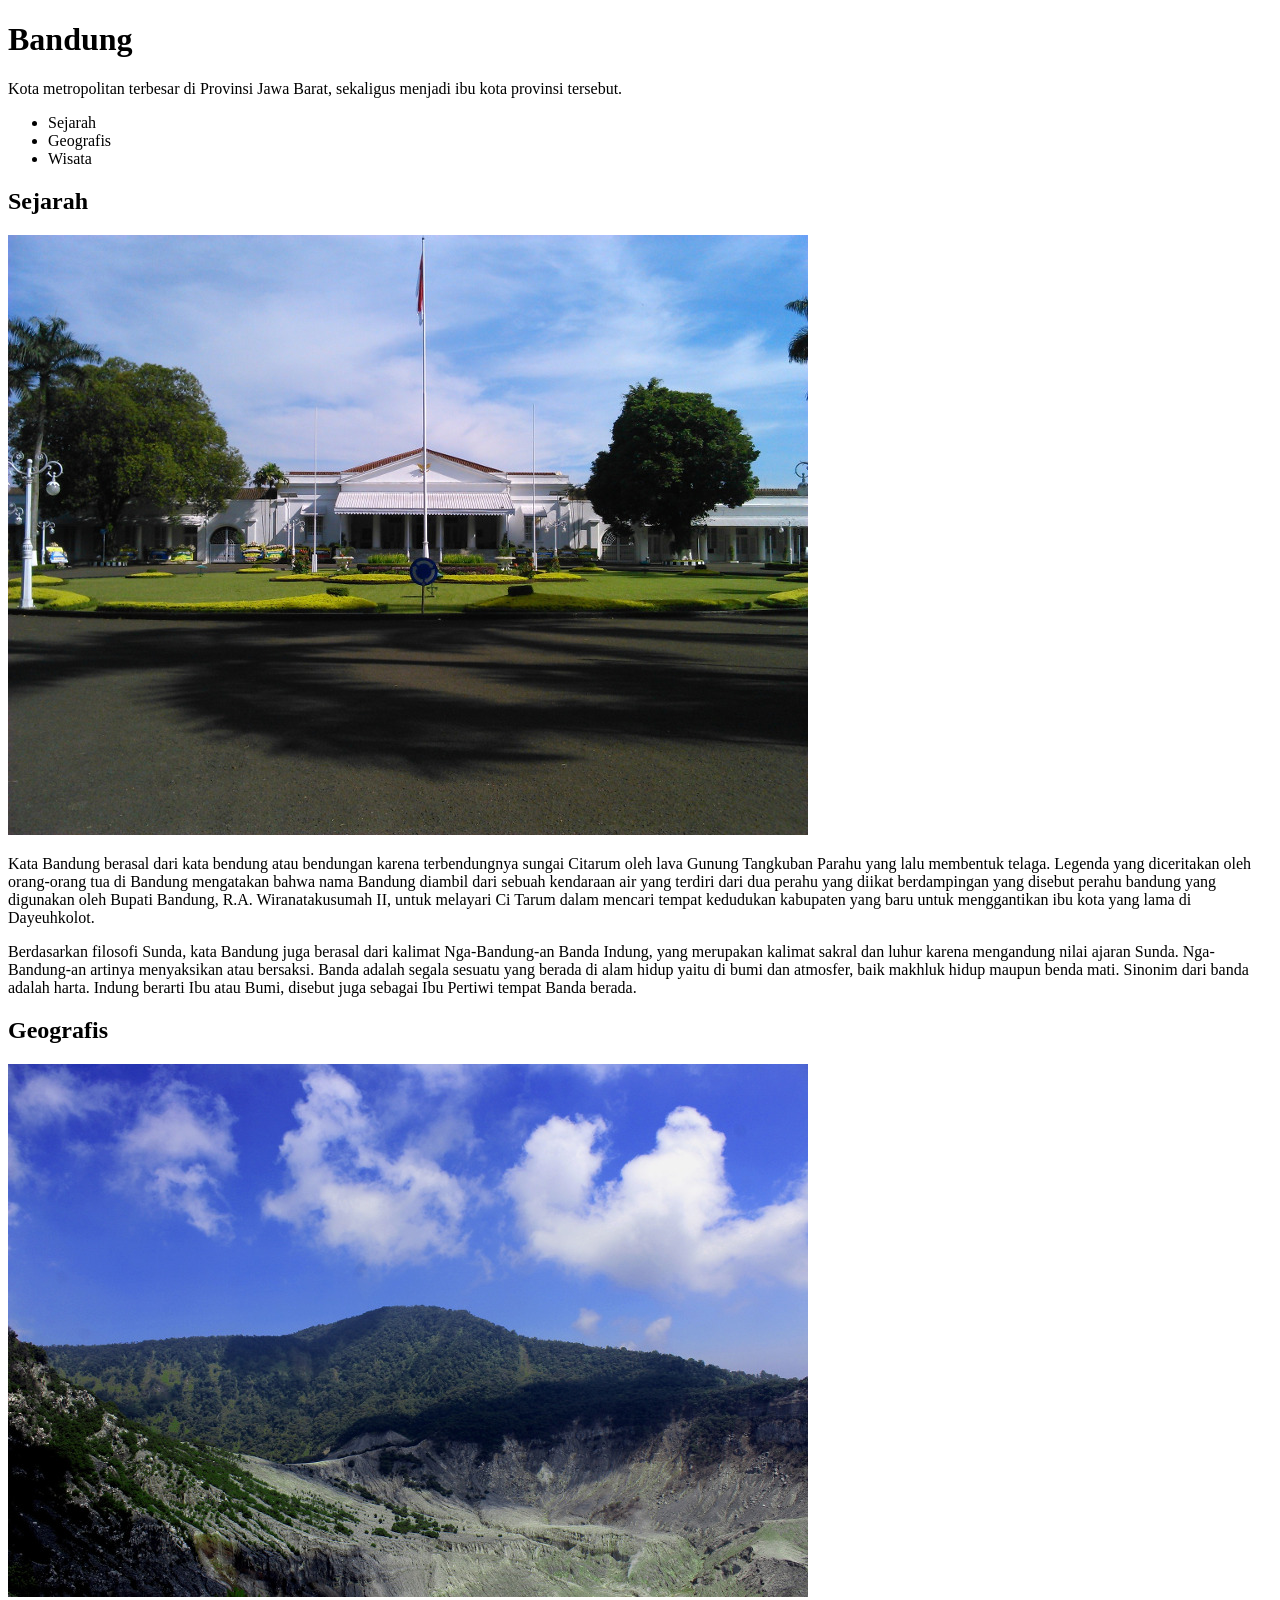
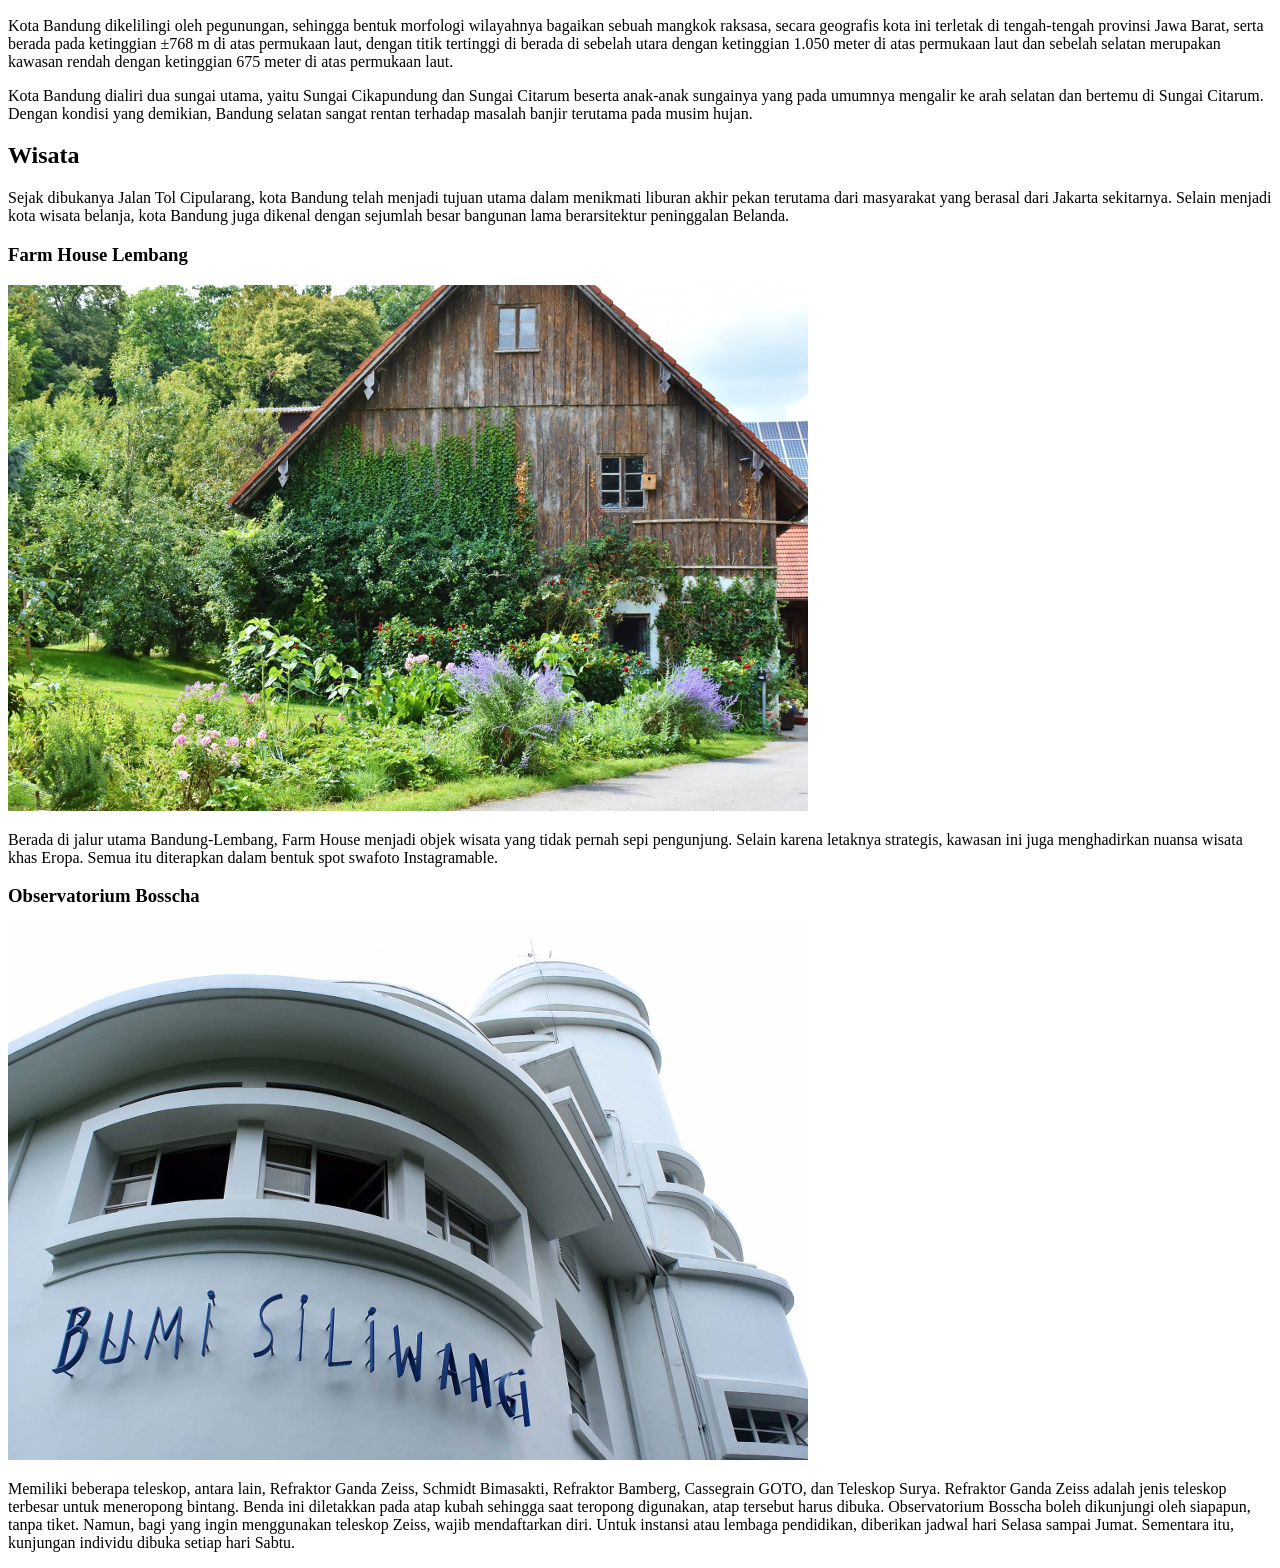
<file: 02-profile-page-list/index.html>
<!DOCTYPE html>
<html>
  <head>
    <meta charset="utf-8" />
    <title>Halaman Profil Bandung</title>
  </head>

  <body>
    <h1>Bandung</h1>
    <p>
      Kota metropolitan terbesar di Provinsi Jawa Barat, sekaligus menjadi ibu kota provinsi
      tersebut.
    </p>

    <ul>
        <li>Sejarah</li>
        <li>Geografis</li>
        <li>Wisata</li>
    </ul>

    <h2>Sejarah</h2>
    <img src="assets/image/history.jpg" alt="Sejarah" />
    <p>
      Kata Bandung berasal dari kata bendung atau bendungan karena terbendungnya sungai Citarum oleh
      lava Gunung Tangkuban Parahu yang lalu membentuk telaga. Legenda yang diceritakan oleh
      orang-orang tua di Bandung mengatakan bahwa nama Bandung diambil dari sebuah kendaraan air
      yang terdiri dari dua perahu yang diikat berdampingan yang disebut perahu bandung yang
      digunakan oleh Bupati Bandung, R.A. Wiranatakusumah II, untuk melayari Ci Tarum dalam mencari
      tempat kedudukan kabupaten yang baru untuk menggantikan ibu kota yang lama di Dayeuhkolot.
    </p>

    <p>
      Berdasarkan filosofi Sunda, kata Bandung juga berasal dari kalimat Nga-Bandung-an Banda
      Indung, yang merupakan kalimat sakral dan luhur karena mengandung nilai ajaran Sunda.
      Nga-Bandung-an artinya menyaksikan atau bersaksi. Banda adalah segala sesuatu yang berada di
      alam hidup yaitu di bumi dan atmosfer, baik makhluk hidup maupun benda mati. Sinonim dari
      banda adalah harta. Indung berarti Ibu atau Bumi, disebut juga sebagai Ibu Pertiwi tempat
      Banda berada.
    </p>

    <h2>Geografis</h2>
    <img src="assets/image/geography.jpg" alt="Geografis" />
    <p>
      Kota Bandung dikelilingi oleh pegunungan, sehingga bentuk morfologi wilayahnya bagaikan sebuah
      mangkok raksasa, secara geografis kota ini terletak di tengah-tengah provinsi Jawa Barat,
      serta berada pada ketinggian ±768 m di atas permukaan laut, dengan titik tertinggi di berada
      di sebelah utara dengan ketinggian 1.050 meter di atas permukaan laut dan sebelah selatan
      merupakan kawasan rendah dengan ketinggian 675 meter di atas permukaan laut.
    </p>

    <p>
      Kota Bandung dialiri dua sungai utama, yaitu Sungai Cikapundung dan Sungai Citarum beserta
      anak-anak sungainya yang pada umumnya mengalir ke arah selatan dan bertemu di Sungai Citarum.
      Dengan kondisi yang demikian, Bandung selatan sangat rentan terhadap masalah banjir terutama
      pada musim hujan.
    </p>

    <h2>Wisata</h2>
    <p>
      Sejak dibukanya Jalan Tol Cipularang, kota Bandung telah menjadi tujuan utama dalam menikmati
      liburan akhir pekan terutama dari masyarakat yang berasal dari Jakarta sekitarnya. Selain
      menjadi kota wisata belanja, kota Bandung juga dikenal dengan sejumlah besar bangunan lama
      berarsitektur peninggalan Belanda.
    </p>

    <h3>Farm House Lembang</h3>
    <img src="assets/image/farm-house.jpg" alt="Farm House Lembang" />
    <p>
      Berada di jalur utama Bandung-Lembang, Farm House menjadi objek wisata yang tidak pernah sepi
      pengunjung. Selain karena letaknya strategis, kawasan ini juga menghadirkan nuansa wisata khas
      Eropa. Semua itu diterapkan dalam bentuk spot swafoto Instagramable.
    </p>

    <h3>Observatorium Bosscha</h3>
    <img src="assets/image/bosscha.jpg" alt="Observatorium Bosscha" />
    <p>
      Memiliki beberapa teleskop, antara lain, Refraktor Ganda Zeiss, Schmidt Bimasakti, Refraktor
      Bamberg, Cassegrain GOTO, dan Teleskop Surya. Refraktor Ganda Zeiss adalah jenis teleskop
      terbesar untuk meneropong bintang. Benda ini diletakkan pada atap kubah sehingga saat teropong
      digunakan, atap tersebut harus dibuka. Observatorium Bosscha boleh dikunjungi oleh siapapun,
      tanpa tiket. Namun, bagi yang ingin menggunakan teleskop Zeiss, wajib mendaftarkan diri. Untuk
      instansi atau lembaga pendidikan, diberikan jadwal hari Selasa sampai Jumat. Sementara itu,
      kunjungan individu dibuka setiap hari Sabtu.
    </p>
  </body>
</html>
</file>
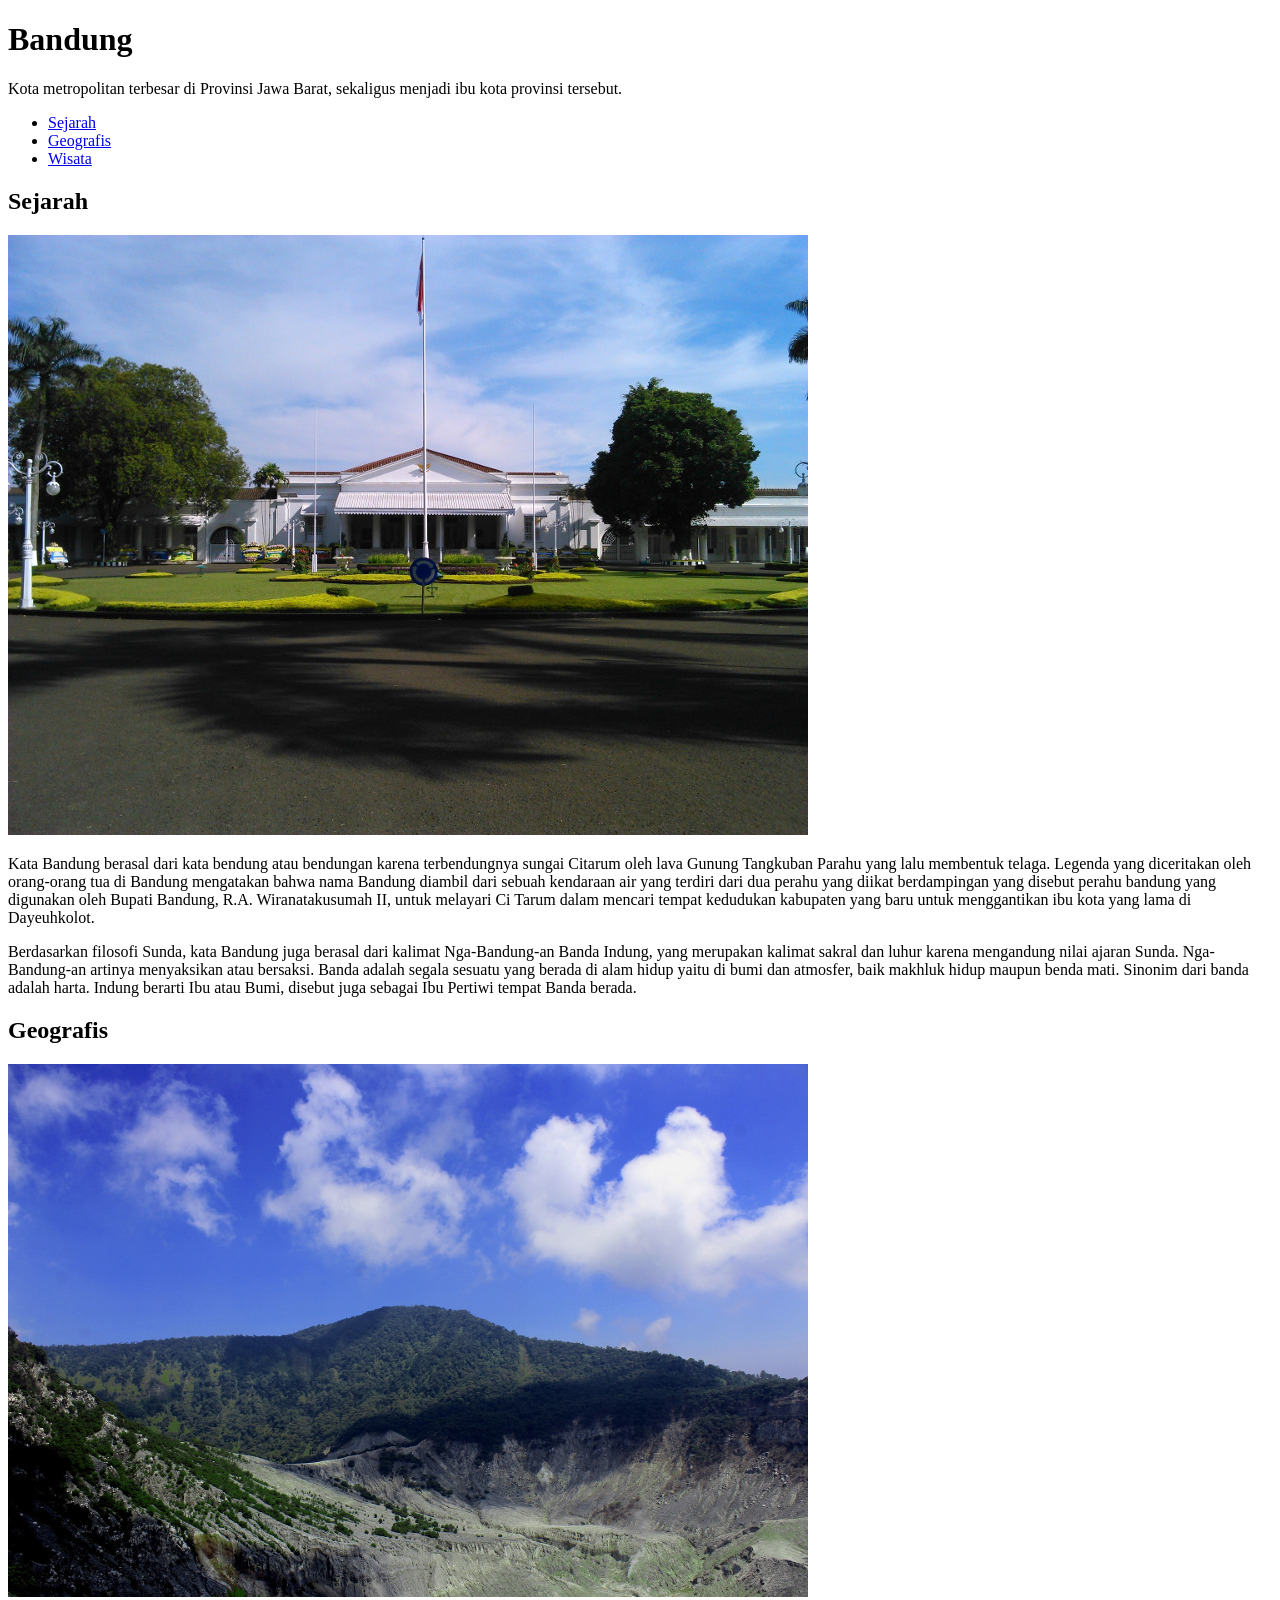
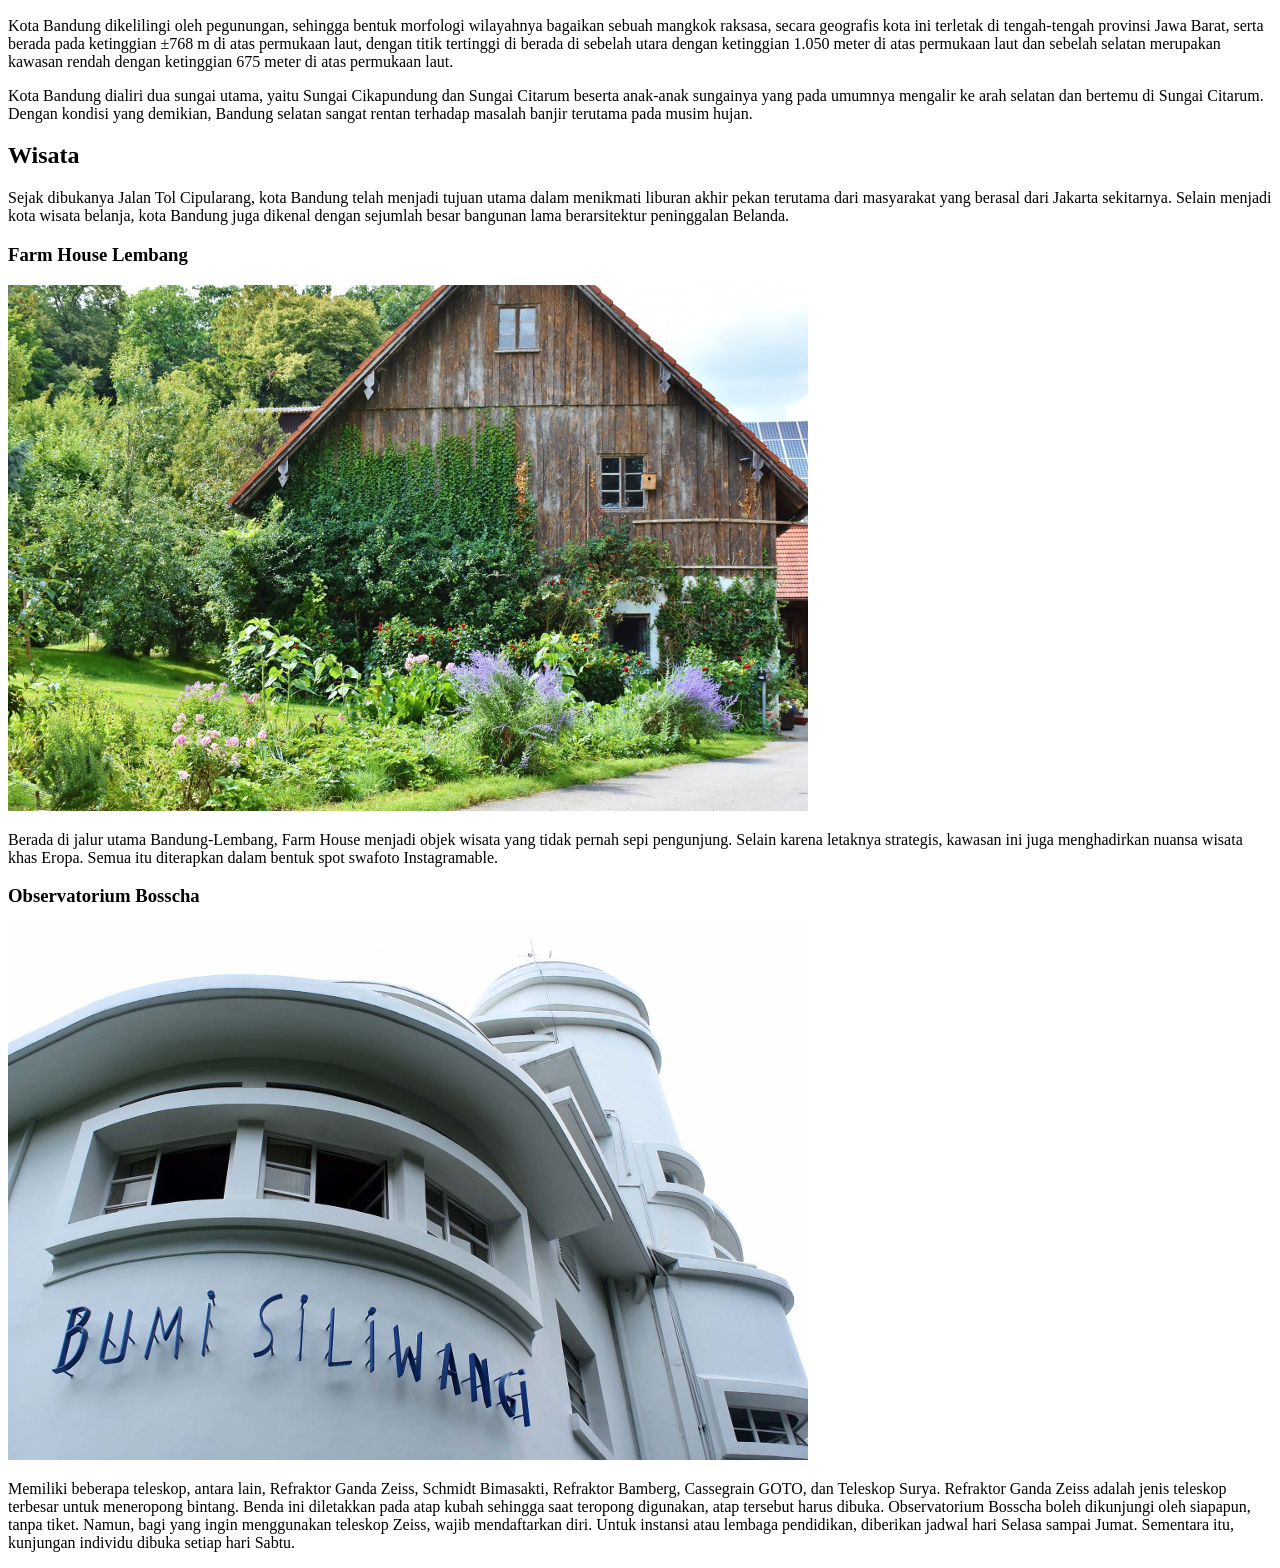
<file: 03-profile-page-ancor/index.html>
<!DOCTYPE html>
<html>
  <head>
    <meta charset="utf-8" />
    <title>Halaman Profil Bandung</title>
  </head>

  <body>
    <h1>Bandung</h1>
    <p>
      Kota metropolitan terbesar di Provinsi Jawa Barat, sekaligus menjadi ibu kota provinsi
      tersebut.
    </p>

    <ul>
        <li><a href="#sejarah">Sejarah</a></li>
        <li><a href="#geografis">Geografis</a></li>
        <li><a href="#wisata">Wisata</a></li>
    </ul>

    <h2 id="sejarah">Sejarah</h2>
    <img src="assets/image/history.jpg" alt="Sejarah" />
    <p>
      Kata Bandung berasal dari kata bendung atau bendungan karena terbendungnya sungai Citarum oleh
      lava Gunung Tangkuban Parahu yang lalu membentuk telaga. Legenda yang diceritakan oleh
      orang-orang tua di Bandung mengatakan bahwa nama Bandung diambil dari sebuah kendaraan air
      yang terdiri dari dua perahu yang diikat berdampingan yang disebut perahu bandung yang
      digunakan oleh Bupati Bandung, R.A. Wiranatakusumah II, untuk melayari Ci Tarum dalam mencari
      tempat kedudukan kabupaten yang baru untuk menggantikan ibu kota yang lama di Dayeuhkolot.
    </p>

    <p>
      Berdasarkan filosofi Sunda, kata Bandung juga berasal dari kalimat Nga-Bandung-an Banda
      Indung, yang merupakan kalimat sakral dan luhur karena mengandung nilai ajaran Sunda.
      Nga-Bandung-an artinya menyaksikan atau bersaksi. Banda adalah segala sesuatu yang berada di
      alam hidup yaitu di bumi dan atmosfer, baik makhluk hidup maupun benda mati. Sinonim dari
      banda adalah harta. Indung berarti Ibu atau Bumi, disebut juga sebagai Ibu Pertiwi tempat
      Banda berada.
    </p>

    <h2 id="geografis">Geografis</h2>
    <img src="assets/image/geography.jpg" alt="Geografis" />
    <p>
      Kota Bandung dikelilingi oleh pegunungan, sehingga bentuk morfologi wilayahnya bagaikan sebuah
      mangkok raksasa, secara geografis kota ini terletak di tengah-tengah provinsi Jawa Barat,
      serta berada pada ketinggian ±768 m di atas permukaan laut, dengan titik tertinggi di berada
      di sebelah utara dengan ketinggian 1.050 meter di atas permukaan laut dan sebelah selatan
      merupakan kawasan rendah dengan ketinggian 675 meter di atas permukaan laut.
    </p>

    <p>
      Kota Bandung dialiri dua sungai utama, yaitu Sungai Cikapundung dan Sungai Citarum beserta
      anak-anak sungainya yang pada umumnya mengalir ke arah selatan dan bertemu di Sungai Citarum.
      Dengan kondisi yang demikian, Bandung selatan sangat rentan terhadap masalah banjir terutama
      pada musim hujan.
    </p>

    <h2 id="wisata">Wisata</h2>
    <p>
      Sejak dibukanya Jalan Tol Cipularang, kota Bandung telah menjadi tujuan utama dalam menikmati
      liburan akhir pekan terutama dari masyarakat yang berasal dari Jakarta sekitarnya. Selain
      menjadi kota wisata belanja, kota Bandung juga dikenal dengan sejumlah besar bangunan lama
      berarsitektur peninggalan Belanda.
    </p>

    <h3>Farm House Lembang</h3>
    <img src="assets/image/farm-house.jpg" alt="Farm House Lembang" />
    <p>
      Berada di jalur utama Bandung-Lembang, Farm House menjadi objek wisata yang tidak pernah sepi
      pengunjung. Selain karena letaknya strategis, kawasan ini juga menghadirkan nuansa wisata khas
      Eropa. Semua itu diterapkan dalam bentuk spot swafoto Instagramable.
    </p>

    <h3>Observatorium Bosscha</h3>
    <img src="assets/image/bosscha.jpg" alt="Observatorium Bosscha" />
    <p>
      Memiliki beberapa teleskop, antara lain, Refraktor Ganda Zeiss, Schmidt Bimasakti, Refraktor
      Bamberg, Cassegrain GOTO, dan Teleskop Surya. Refraktor Ganda Zeiss adalah jenis teleskop
      terbesar untuk meneropong bintang. Benda ini diletakkan pada atap kubah sehingga saat teropong
      digunakan, atap tersebut harus dibuka. Observatorium Bosscha boleh dikunjungi oleh siapapun,
      tanpa tiket. Namun, bagi yang ingin menggunakan teleskop Zeiss, wajib mendaftarkan diri. Untuk
      instansi atau lembaga pendidikan, diberikan jadwal hari Selasa sampai Jumat. Sementara itu,
      kunjungan individu dibuka setiap hari Sabtu.
    </p>
  </body>
</html>
</file>
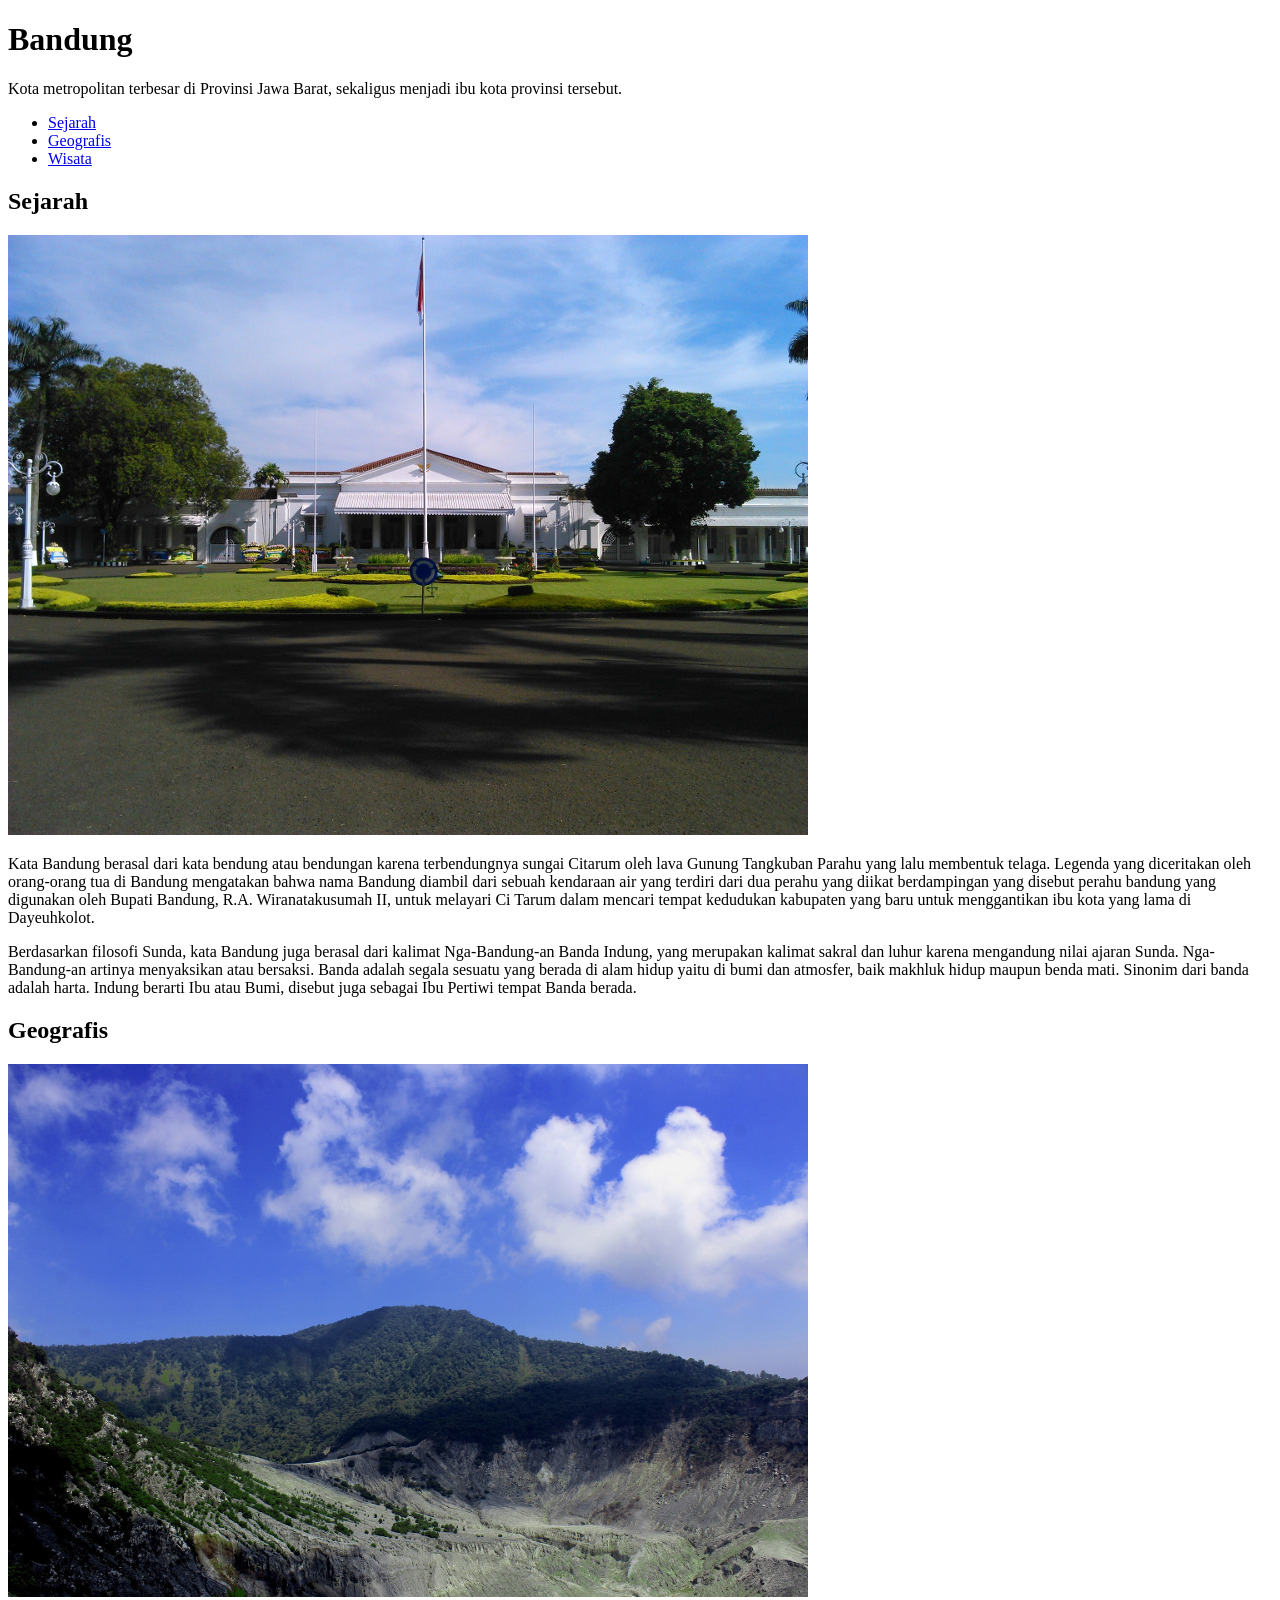
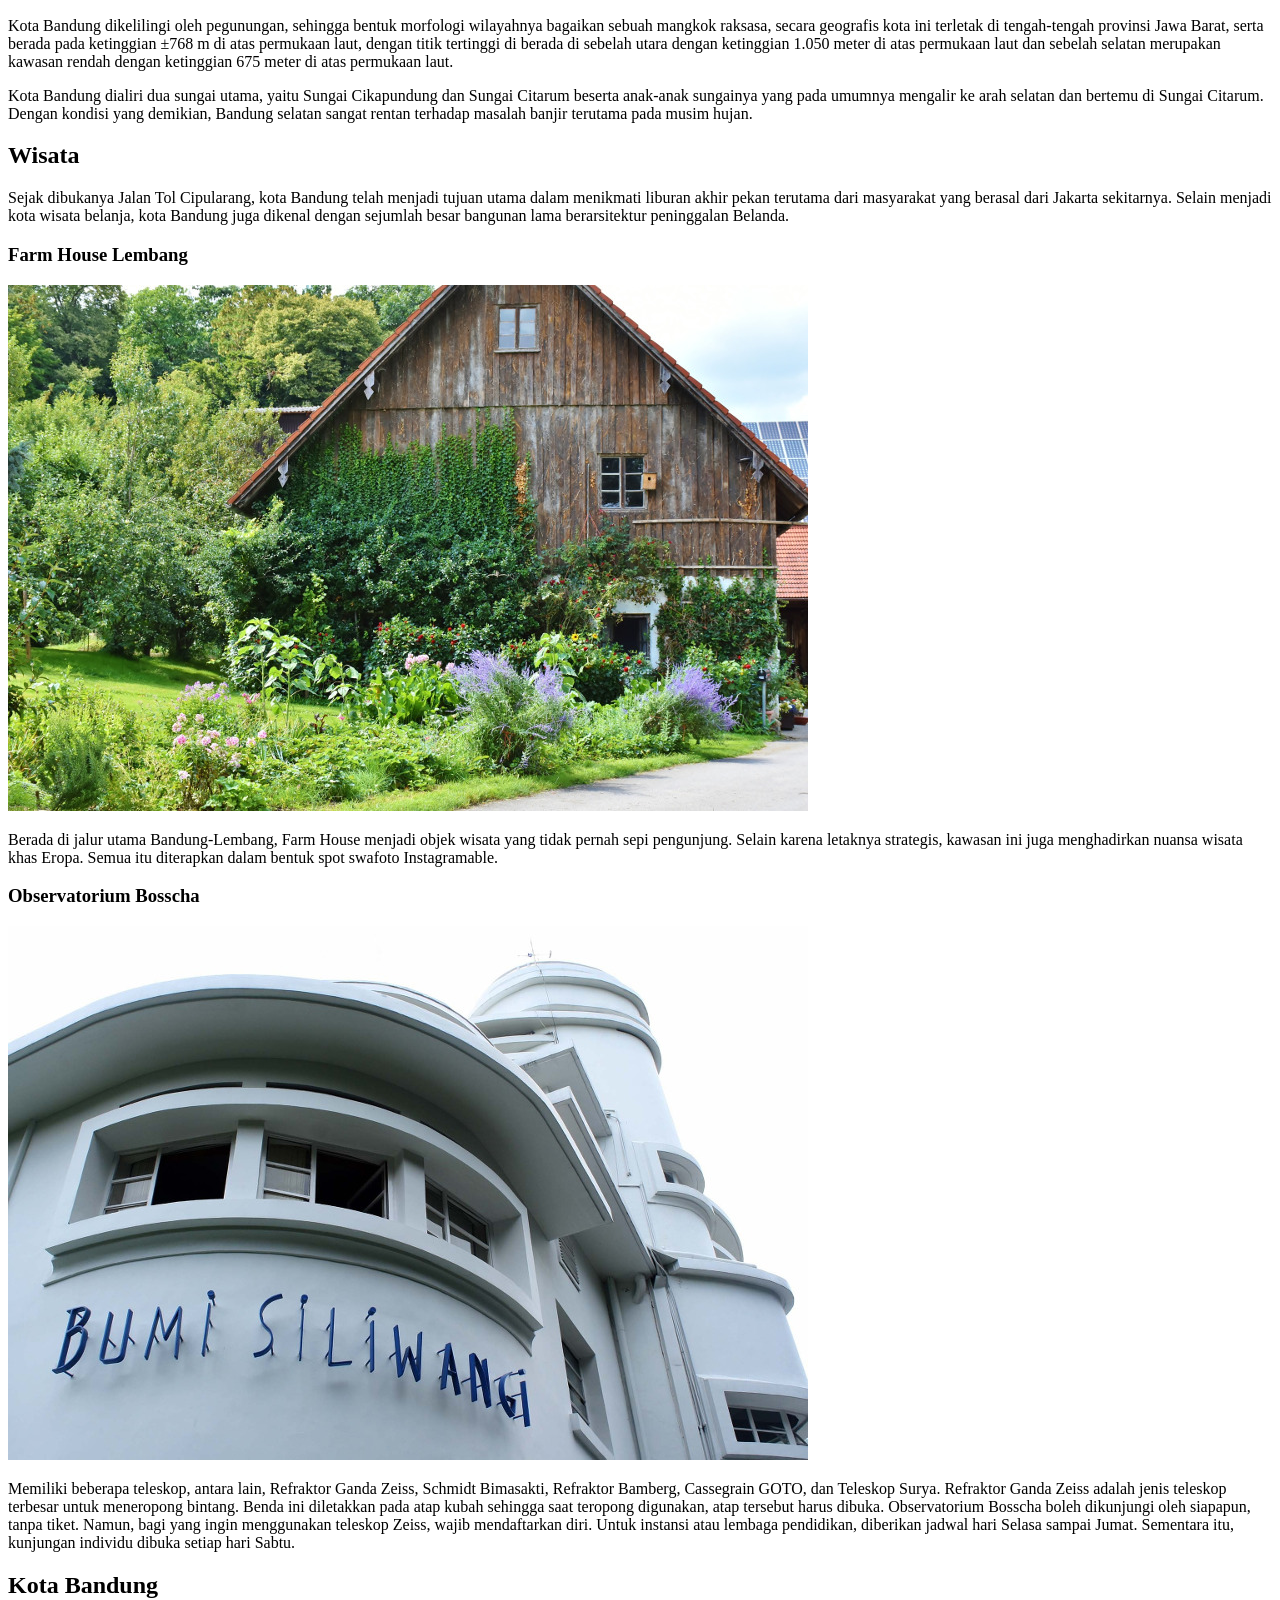
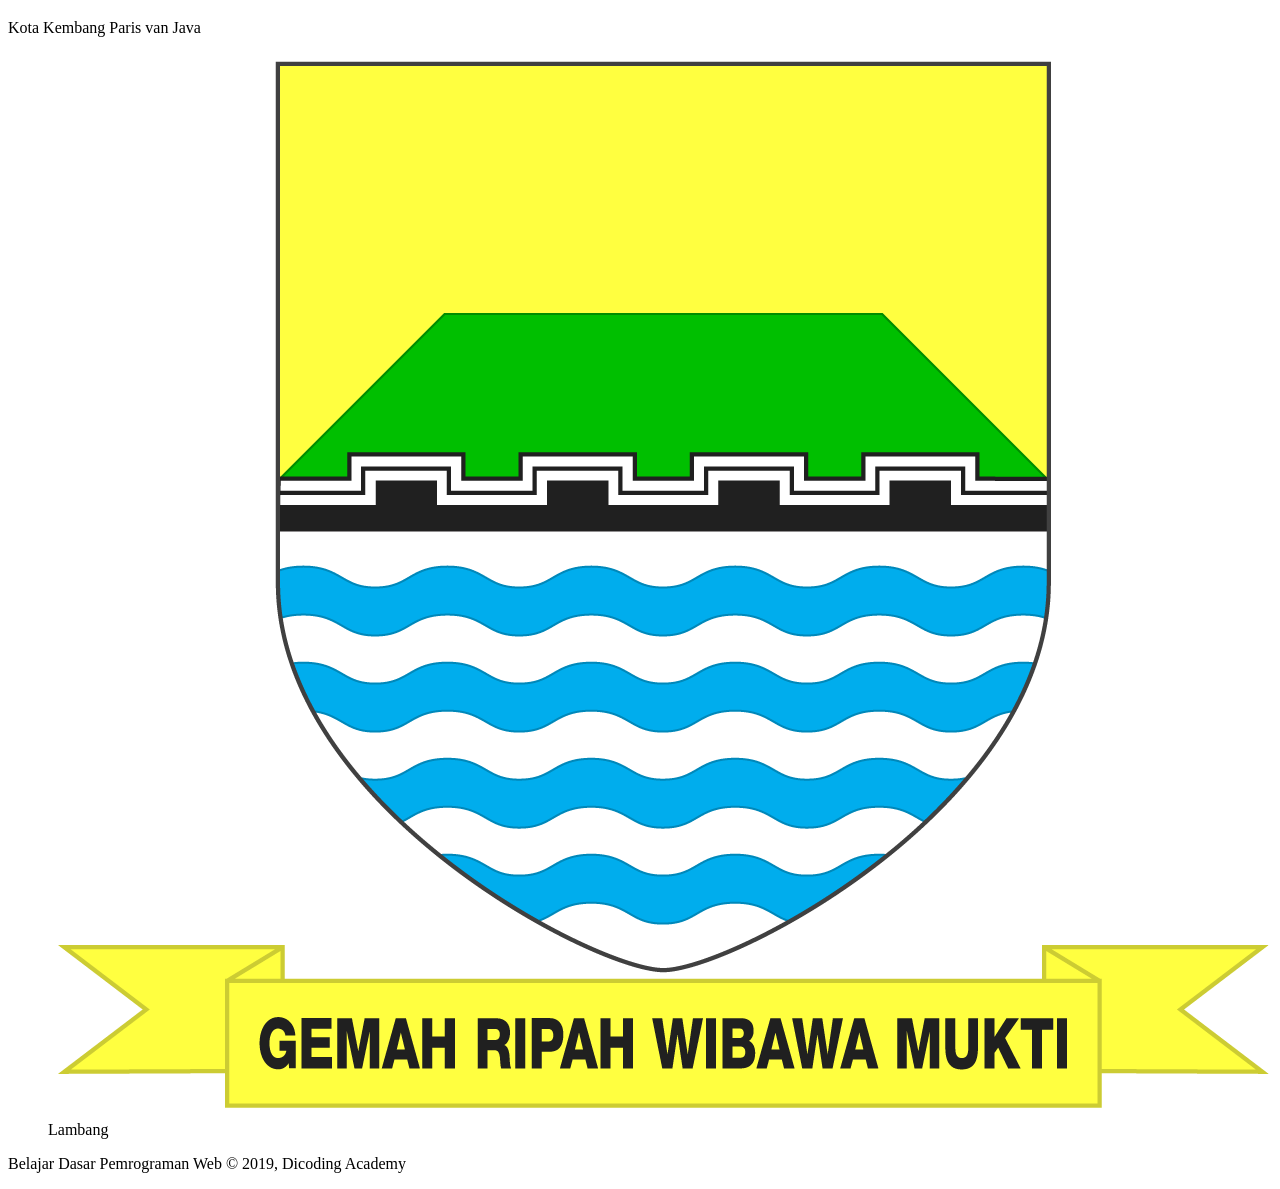
<file: 04-profile-page-element-category/index.html>
<!DOCTYPE html>
<html>
  <head>
    <meta charset="utf-8" />
    <title>Halaman Profil Bandung</title>
  </head>

  <body>
    <header>
      <h1>Bandung</h1>
      <p>
        Kota metropolitan terbesar di Provinsi Jawa Barat, sekaligus menjadi ibu kota provinsi
        tersebut.
      </p>

      <nav>
        <ul>
          <li><a href="#sejarah">Sejarah</a></li>
          <li><a href="#geografis">Geografis</a></li>
          <li><a href="#wisata">Wisata</a></li>
        </ul>
      </nav>
    </header>
    
    <main>
      <div id="content">
        <article id="sejarah">
          <h2>Sejarah</h2>
          <img src="assets/image/history.jpg" alt="Sejarah" />
          <p>
            Kata Bandung berasal dari kata bendung atau bendungan karena terbendungnya sungai Citarum oleh
            lava Gunung Tangkuban Parahu yang lalu membentuk telaga. Legenda yang diceritakan oleh
            orang-orang tua di Bandung mengatakan bahwa nama Bandung diambil dari sebuah kendaraan air
            yang terdiri dari dua perahu yang diikat berdampingan yang disebut perahu bandung yang
            digunakan oleh Bupati Bandung, R.A. Wiranatakusumah II, untuk melayari Ci Tarum dalam mencari
            tempat kedudukan kabupaten yang baru untuk menggantikan ibu kota yang lama di Dayeuhkolot.
          </p>

          <p>
            Berdasarkan filosofi Sunda, kata Bandung juga berasal dari kalimat Nga-Bandung-an Banda
            Indung, yang merupakan kalimat sakral dan luhur karena mengandung nilai ajaran Sunda.
            Nga-Bandung-an artinya menyaksikan atau bersaksi. Banda adalah segala sesuatu yang berada di
            alam hidup yaitu di bumi dan atmosfer, baik makhluk hidup maupun benda mati. Sinonim dari
            banda adalah harta. Indung berarti Ibu atau Bumi, disebut juga sebagai Ibu Pertiwi tempat
            Banda berada.
          </p>
        </article>
        
        <article id="geografis">
          <h2>Geografis</h2>
          <img src="assets/image/geography.jpg" alt="Geografis" />
          <p>
            Kota Bandung dikelilingi oleh pegunungan, sehingga bentuk morfologi wilayahnya bagaikan sebuah
            mangkok raksasa, secara geografis kota ini terletak di tengah-tengah provinsi Jawa Barat,
            serta berada pada ketinggian ±768 m di atas permukaan laut, dengan titik tertinggi di berada
            di sebelah utara dengan ketinggian 1.050 meter di atas permukaan laut dan sebelah selatan
            merupakan kawasan rendah dengan ketinggian 675 meter di atas permukaan laut.
          </p>

          <p>
            Kota Bandung dialiri dua sungai utama, yaitu Sungai Cikapundung dan Sungai Citarum beserta
            anak-anak sungainya yang pada umumnya mengalir ke arah selatan dan bertemu di Sungai Citarum.
            Dengan kondisi yang demikian, Bandung selatan sangat rentan terhadap masalah banjir terutama
            pada musim hujan.
          </p>
        </article>
        
        <article id="wisata">
          <h2>Wisata</h2>
          <p>
            Sejak dibukanya Jalan Tol Cipularang, kota Bandung telah menjadi tujuan utama dalam menikmati
            liburan akhir pekan terutama dari masyarakat yang berasal dari Jakarta sekitarnya. Selain
            menjadi kota wisata belanja, kota Bandung juga dikenal dengan sejumlah besar bangunan lama
            berarsitektur peninggalan Belanda.
          </p>

          <section>
            <h3>Farm House Lembang</h3>
            <img src="assets/image/farm-house.jpg" alt="Farm House Lembang" />
            <p>
              Berada di jalur utama Bandung-Lembang, Farm House menjadi objek wisata yang tidak pernah sepi
              pengunjung. Selain karena letaknya strategis, kawasan ini juga menghadirkan nuansa wisata khas
              Eropa. Semua itu diterapkan dalam bentuk spot swafoto Instagramable.
            </p>
          </section>
          <section>
            <h3>Observatorium Bosscha</h3>
            <img src="assets/image/bosscha.jpg" alt="Observatorium Bosscha" />
            <p>
              Memiliki beberapa teleskop, antara lain, Refraktor Ganda Zeiss, Schmidt Bimasakti, Refraktor
              Bamberg, Cassegrain GOTO, dan Teleskop Surya. Refraktor Ganda Zeiss adalah jenis teleskop
              terbesar untuk meneropong bintang. Benda ini diletakkan pada atap kubah sehingga saat teropong
              digunakan, atap tersebut harus dibuka. Observatorium Bosscha boleh dikunjungi oleh siapapun,
              tanpa tiket. Namun, bagi yang ingin menggunakan teleskop Zeiss, wajib mendaftarkan diri. Untuk
              instansi atau lembaga pendidikan, diberikan jadwal hari Selasa sampai Jumat. Sementara itu,
              kunjungan individu dibuka setiap hari Sabtu.
            </p>
          </section>
        </article>
      </div>
      <aside>
        <article>
          <h2>Kota Bandung</h2>
          <p>Kota Kembang Paris van Java</p>
          <figure>
            <img src="assets/image/bandung-badge.png" />
            <figcaption>Lambang</figcaption>
          </figure>
        </article>
      </aside>
    </main>
    
    <footer>
      <p>Belajar Dasar Pemrograman Web &#169; 2019, Dicoding Academy</p>
    </footer>
  </body>
</html>
</file>
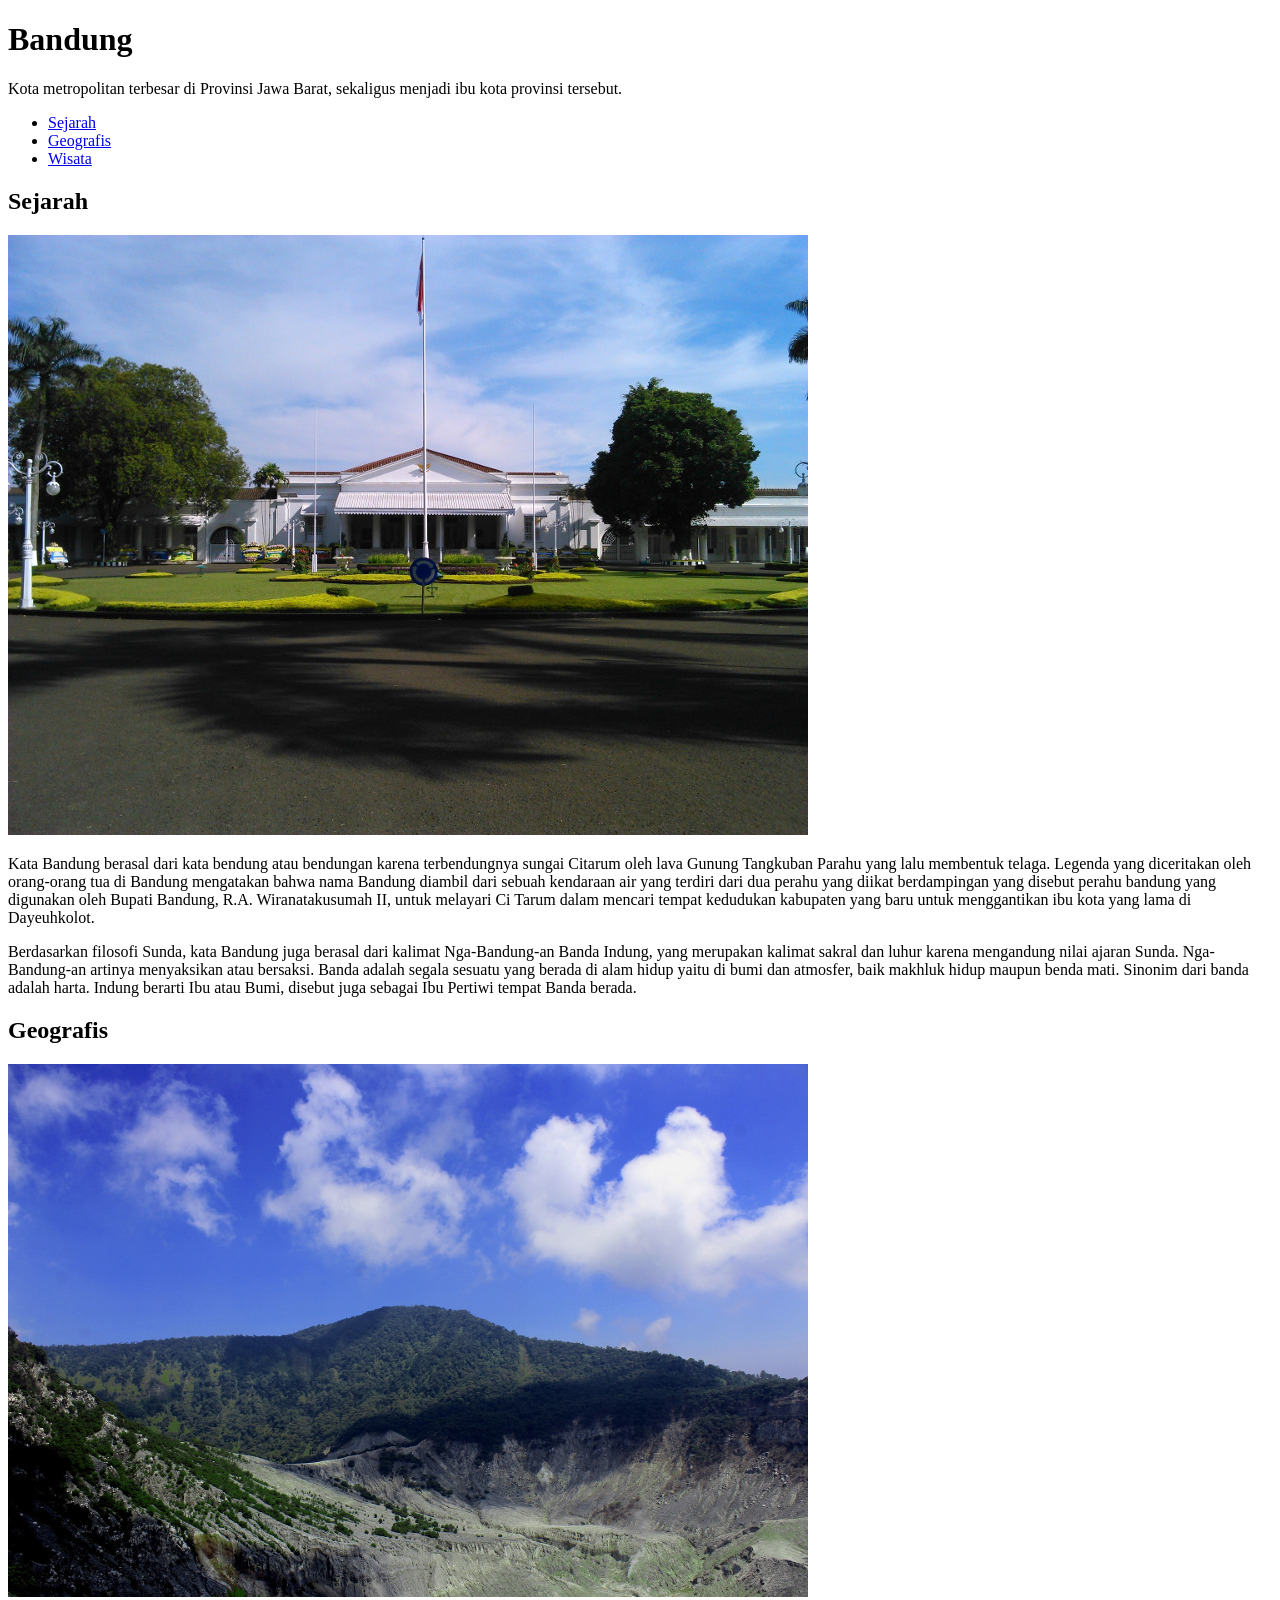
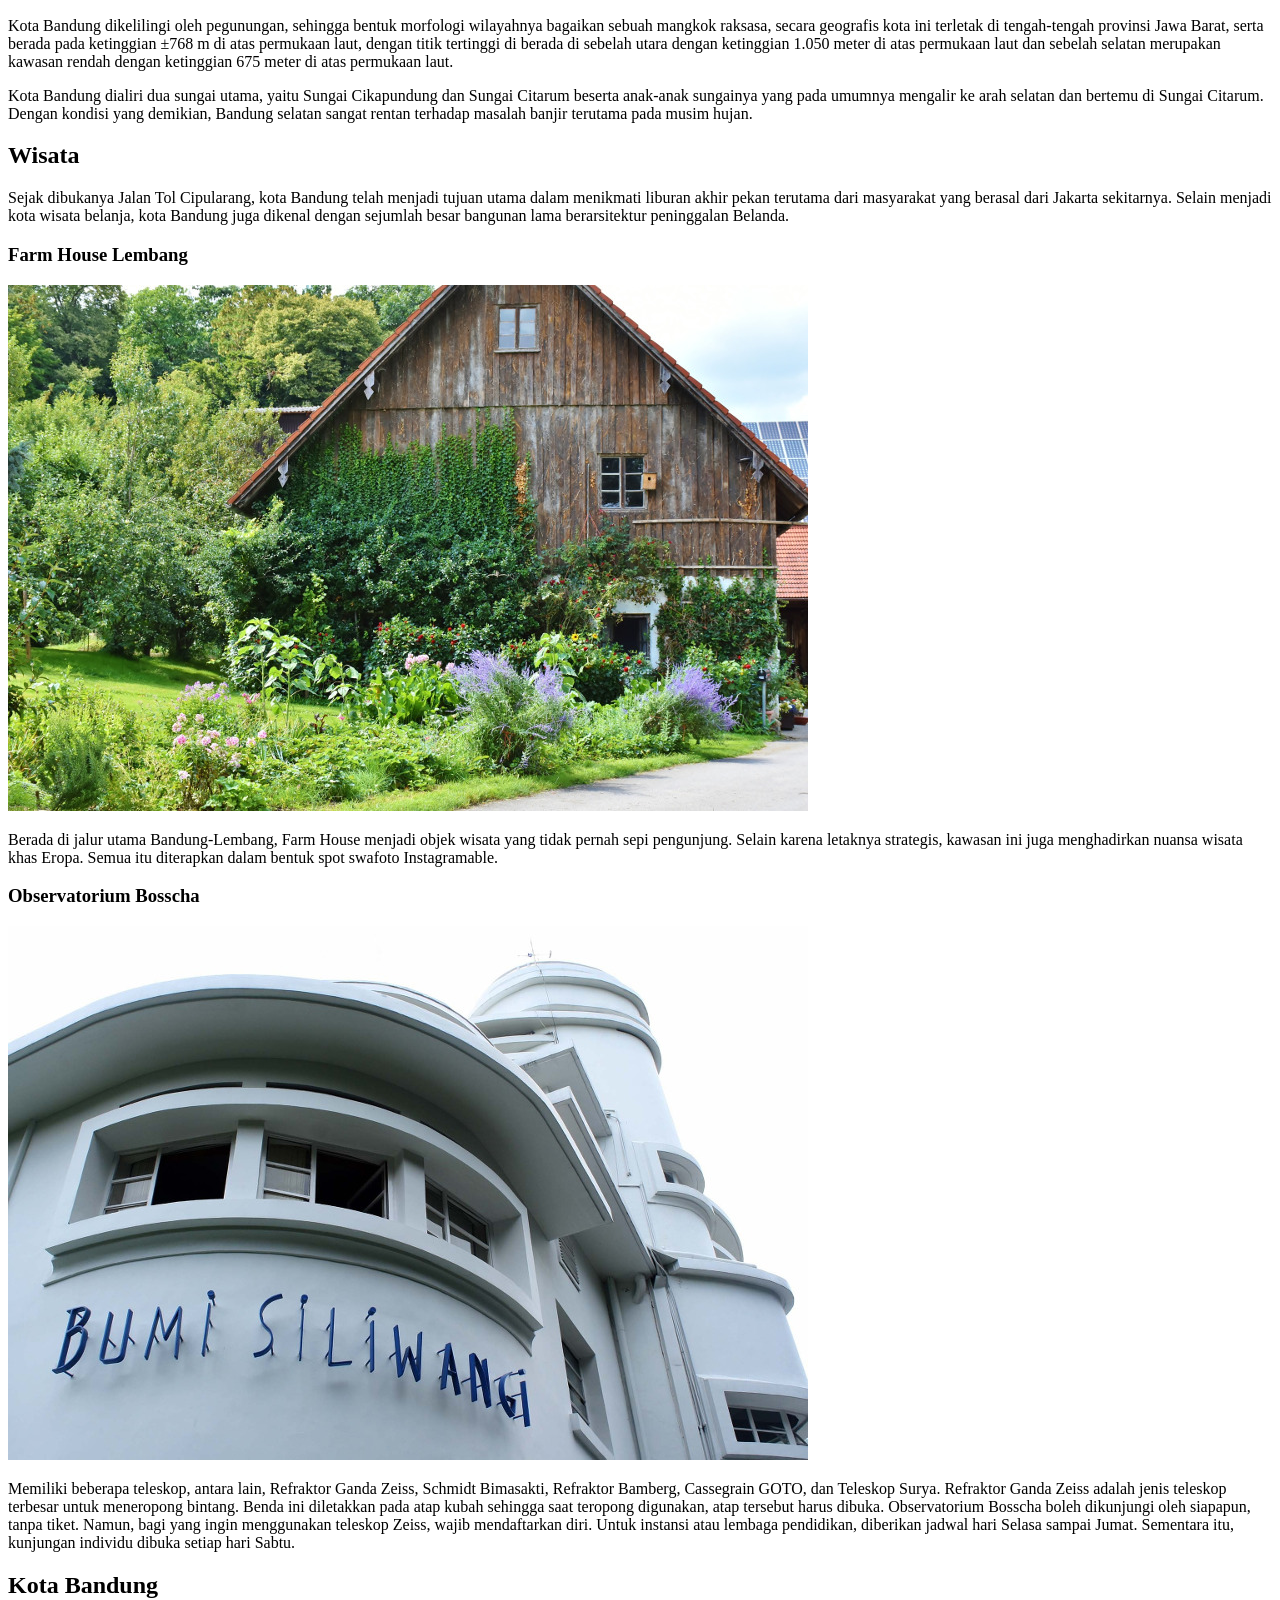
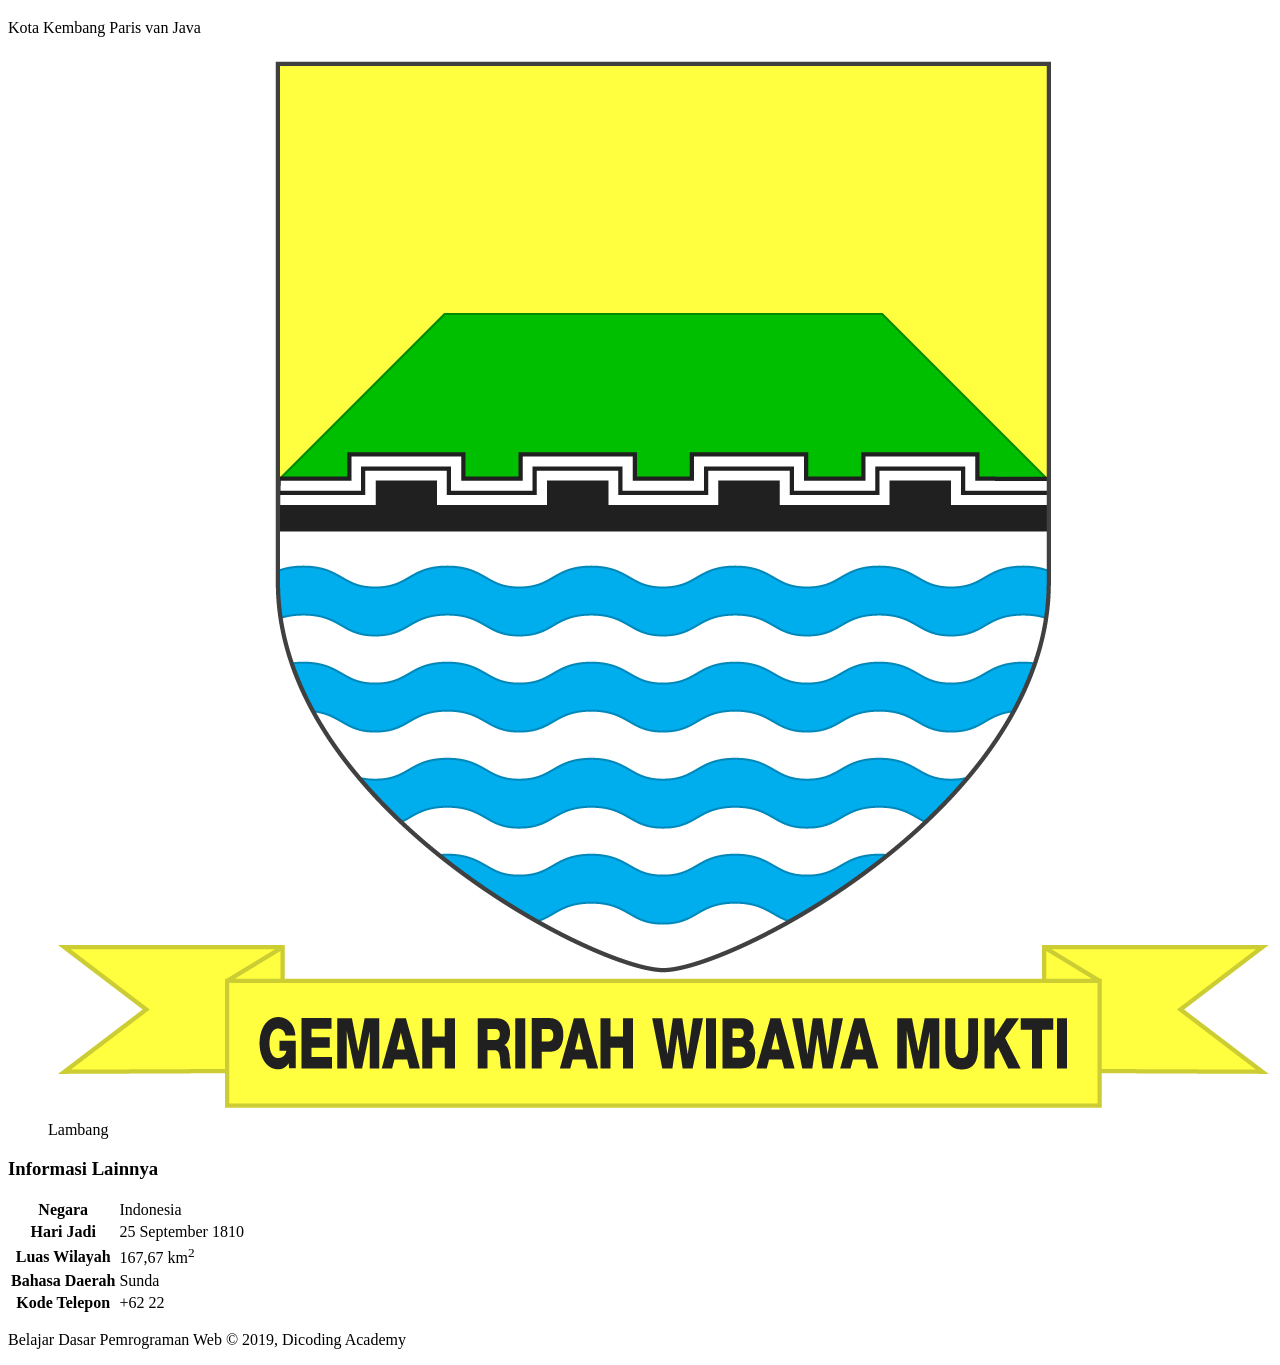
<file: 05-profile-page-element-table/index.html>
<!DOCTYPE html>
<html>
  <head>
    <meta charset="utf-8" />
    <title>Halaman Profil Bandung</title>
  </head>

  <body>
    <header>
      <h1>Bandung</h1>
      <p>
        Kota metropolitan terbesar di Provinsi Jawa Barat, sekaligus menjadi ibu kota provinsi
        tersebut.
      </p>

      <nav>
        <ul>
          <li><a href="#sejarah">Sejarah</a></li>
          <li><a href="#geografis">Geografis</a></li>
          <li><a href="#wisata">Wisata</a></li>
        </ul>
      </nav>
    </header>
    
    <main>
      <div id="content">
        <article id="sejarah">
          <h2>Sejarah</h2>
          <img src="assets/image/history.jpg" alt="Sejarah" />
          <p>
            Kata Bandung berasal dari kata bendung atau bendungan karena terbendungnya sungai Citarum oleh
            lava Gunung Tangkuban Parahu yang lalu membentuk telaga. Legenda yang diceritakan oleh
            orang-orang tua di Bandung mengatakan bahwa nama Bandung diambil dari sebuah kendaraan air
            yang terdiri dari dua perahu yang diikat berdampingan yang disebut perahu bandung yang
            digunakan oleh Bupati Bandung, R.A. Wiranatakusumah II, untuk melayari Ci Tarum dalam mencari
            tempat kedudukan kabupaten yang baru untuk menggantikan ibu kota yang lama di Dayeuhkolot.
          </p>

          <p>
            Berdasarkan filosofi Sunda, kata Bandung juga berasal dari kalimat Nga-Bandung-an Banda
            Indung, yang merupakan kalimat sakral dan luhur karena mengandung nilai ajaran Sunda.
            Nga-Bandung-an artinya menyaksikan atau bersaksi. Banda adalah segala sesuatu yang berada di
            alam hidup yaitu di bumi dan atmosfer, baik makhluk hidup maupun benda mati. Sinonim dari
            banda adalah harta. Indung berarti Ibu atau Bumi, disebut juga sebagai Ibu Pertiwi tempat
            Banda berada.
          </p>
        </article>
        
        <article id="geografis">
          <h2>Geografis</h2>
          <img src="assets/image/geography.jpg" alt="Geografis" />
          <p>
            Kota Bandung dikelilingi oleh pegunungan, sehingga bentuk morfologi wilayahnya bagaikan sebuah
            mangkok raksasa, secara geografis kota ini terletak di tengah-tengah provinsi Jawa Barat,
            serta berada pada ketinggian ±768 m di atas permukaan laut, dengan titik tertinggi di berada
            di sebelah utara dengan ketinggian 1.050 meter di atas permukaan laut dan sebelah selatan
            merupakan kawasan rendah dengan ketinggian 675 meter di atas permukaan laut.
          </p>

          <p>
            Kota Bandung dialiri dua sungai utama, yaitu Sungai Cikapundung dan Sungai Citarum beserta
            anak-anak sungainya yang pada umumnya mengalir ke arah selatan dan bertemu di Sungai Citarum.
            Dengan kondisi yang demikian, Bandung selatan sangat rentan terhadap masalah banjir terutama
            pada musim hujan.
          </p>
        </article>
        
        <article id="wisata">
          <h2>Wisata</h2>
          <p>
            Sejak dibukanya Jalan Tol Cipularang, kota Bandung telah menjadi tujuan utama dalam menikmati
            liburan akhir pekan terutama dari masyarakat yang berasal dari Jakarta sekitarnya. Selain
            menjadi kota wisata belanja, kota Bandung juga dikenal dengan sejumlah besar bangunan lama
            berarsitektur peninggalan Belanda.
          </p>

          <section>
            <h3>Farm House Lembang</h3>
            <img src="assets/image/farm-house.jpg" alt="Farm House Lembang" />
            <p>
              Berada di jalur utama Bandung-Lembang, Farm House menjadi objek wisata yang tidak pernah sepi
              pengunjung. Selain karena letaknya strategis, kawasan ini juga menghadirkan nuansa wisata khas
              Eropa. Semua itu diterapkan dalam bentuk spot swafoto Instagramable.
            </p>
          </section>
          <section>
            <h3>Observatorium Bosscha</h3>
            <img src="assets/image/bosscha.jpg" alt="Observatorium Bosscha" />
            <p>
              Memiliki beberapa teleskop, antara lain, Refraktor Ganda Zeiss, Schmidt Bimasakti, Refraktor
              Bamberg, Cassegrain GOTO, dan Teleskop Surya. Refraktor Ganda Zeiss adalah jenis teleskop
              terbesar untuk meneropong bintang. Benda ini diletakkan pada atap kubah sehingga saat teropong
              digunakan, atap tersebut harus dibuka. Observatorium Bosscha boleh dikunjungi oleh siapapun,
              tanpa tiket. Namun, bagi yang ingin menggunakan teleskop Zeiss, wajib mendaftarkan diri. Untuk
              instansi atau lembaga pendidikan, diberikan jadwal hari Selasa sampai Jumat. Sementara itu,
              kunjungan individu dibuka setiap hari Sabtu.
            </p>
          </section>
        </article>
      </div>
      <aside>
        <article>
          <header>
            <h2>Kota Bandung</h2>
            <p>Kota Kembang Paris van Java</p>
            <figure>
              <img src="assets/image/bandung-badge.png" />
              <figcaption>Lambang</figcaption>
            </figure>
          </header>
          <section>
            <h3>Informasi Lainnya</h3>
            <table>
              <tr>
                <th>Negara</th>
                <td>Indonesia</td>
              </tr>
              <tr>
                <th>Hari Jadi</th>
                <td>25 September 1810</td>
              </tr>
              <tr>
                <th>Luas Wilayah</th>
                <td>167,67 km<sup>2</sup></td>
              </tr>
              <tr>
                <th>Bahasa Daerah</th>
                <td>Sunda</td>
              </tr>
              <tr>
                <th>Kode Telepon</th>
                <td>+62 22</td>
              </tr>
            </table>
          </section>
        </article>
      </aside>
    </main>
    
    <footer>
      <p>Belajar Dasar Pemrograman Web &#169; 2019, Dicoding Academy</p>
    </footer>
  </body>
</html>
</file>
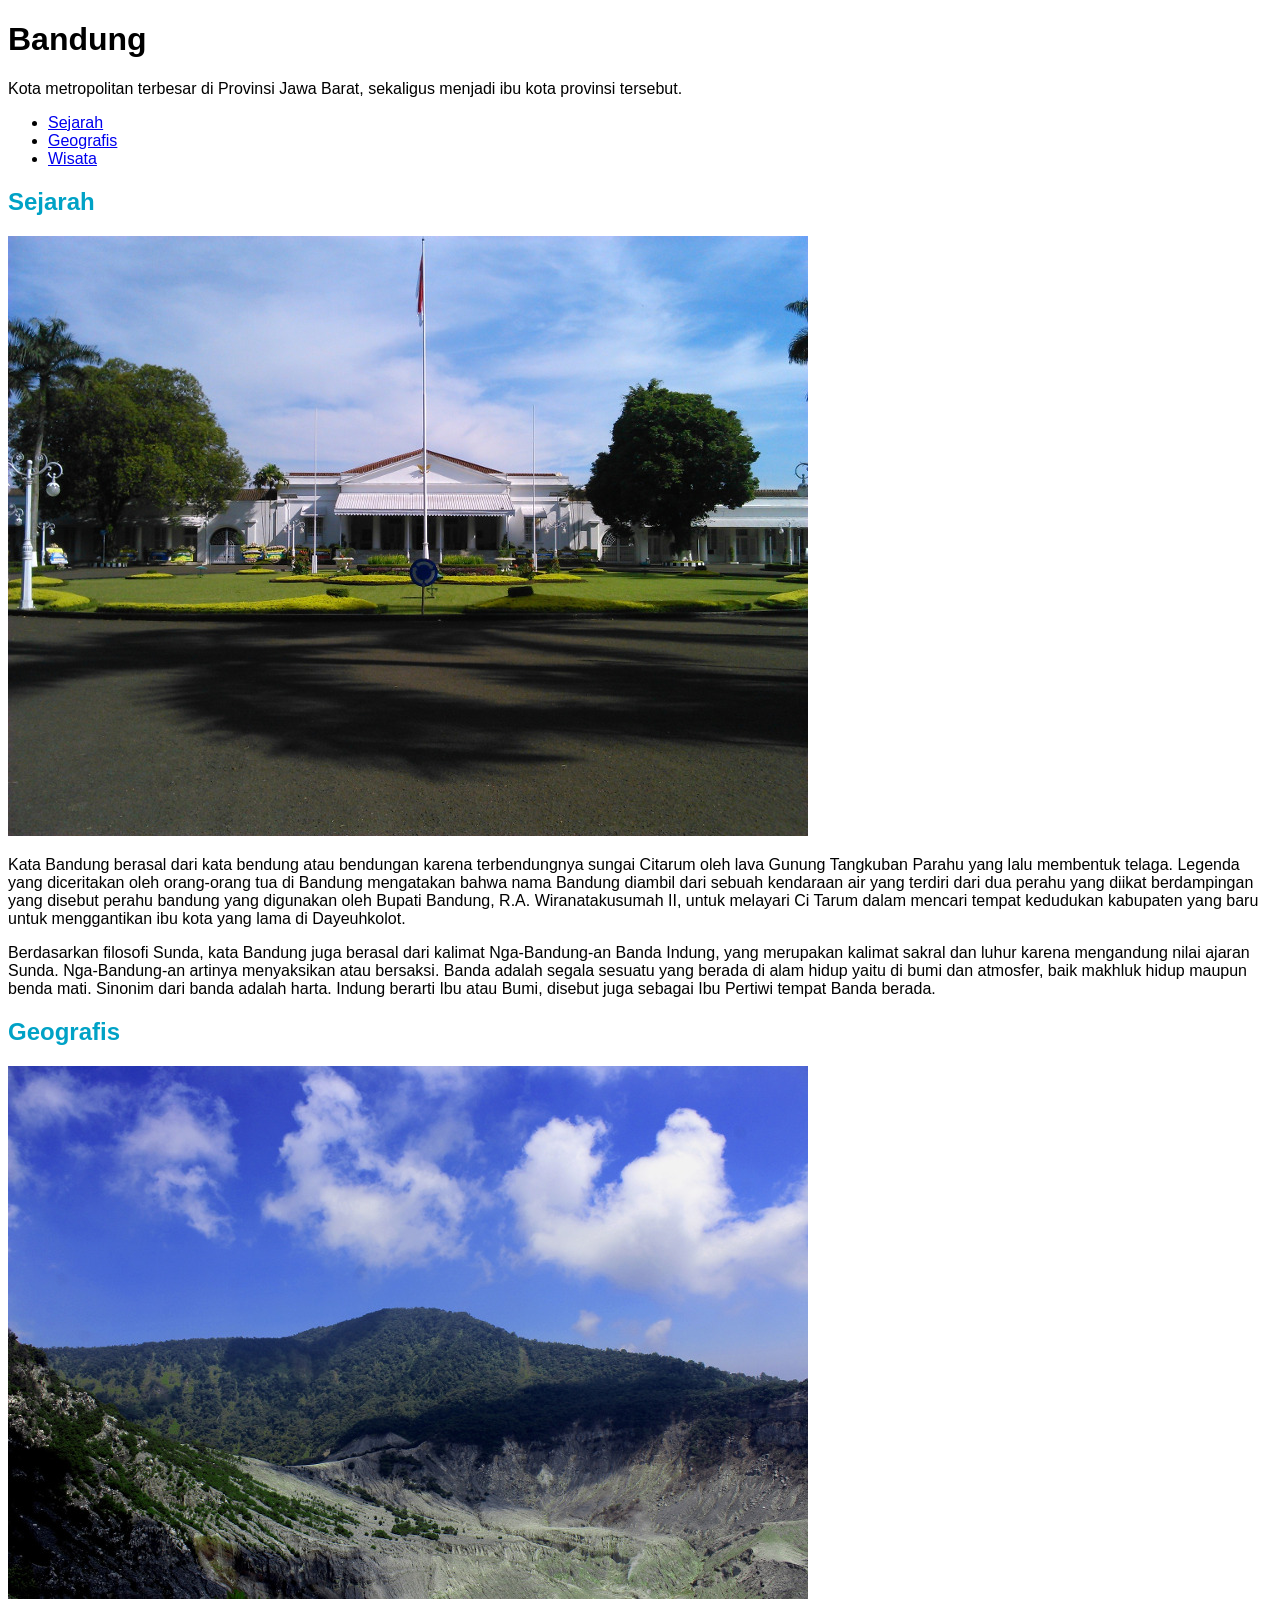
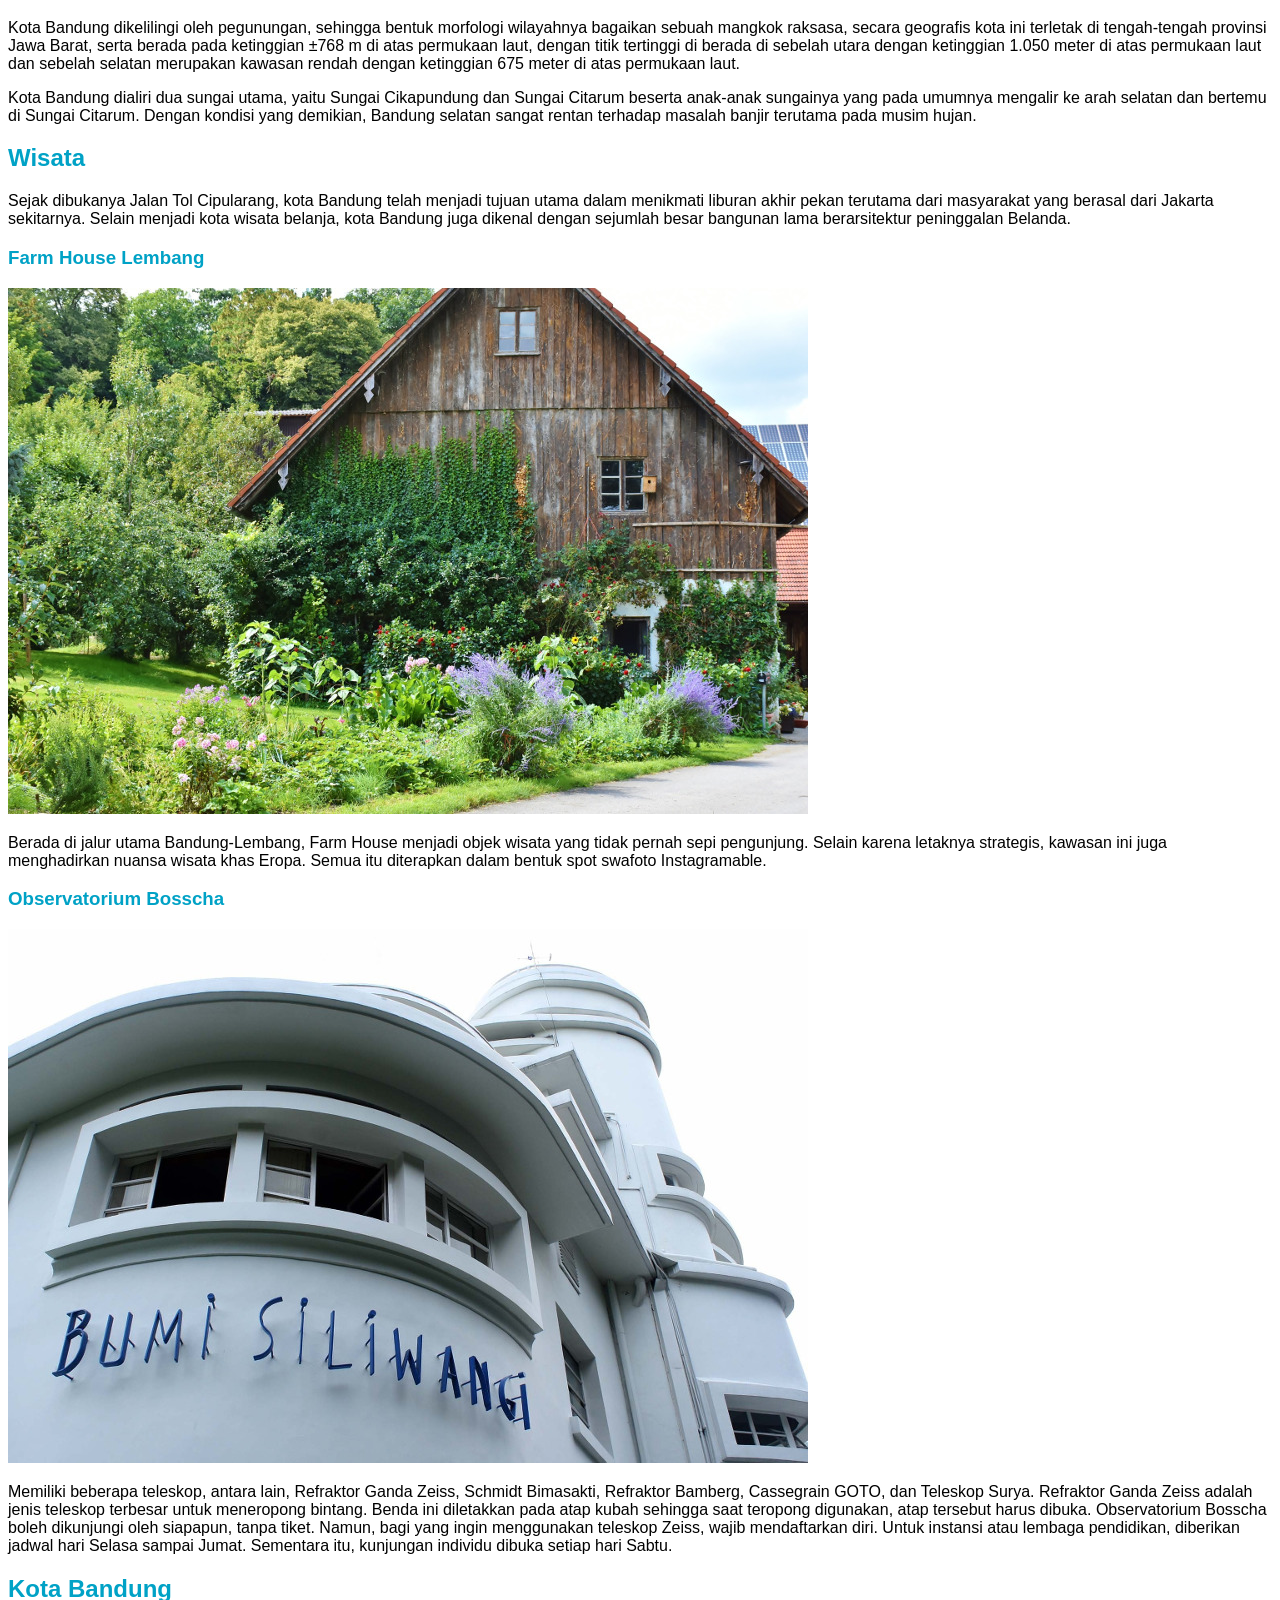
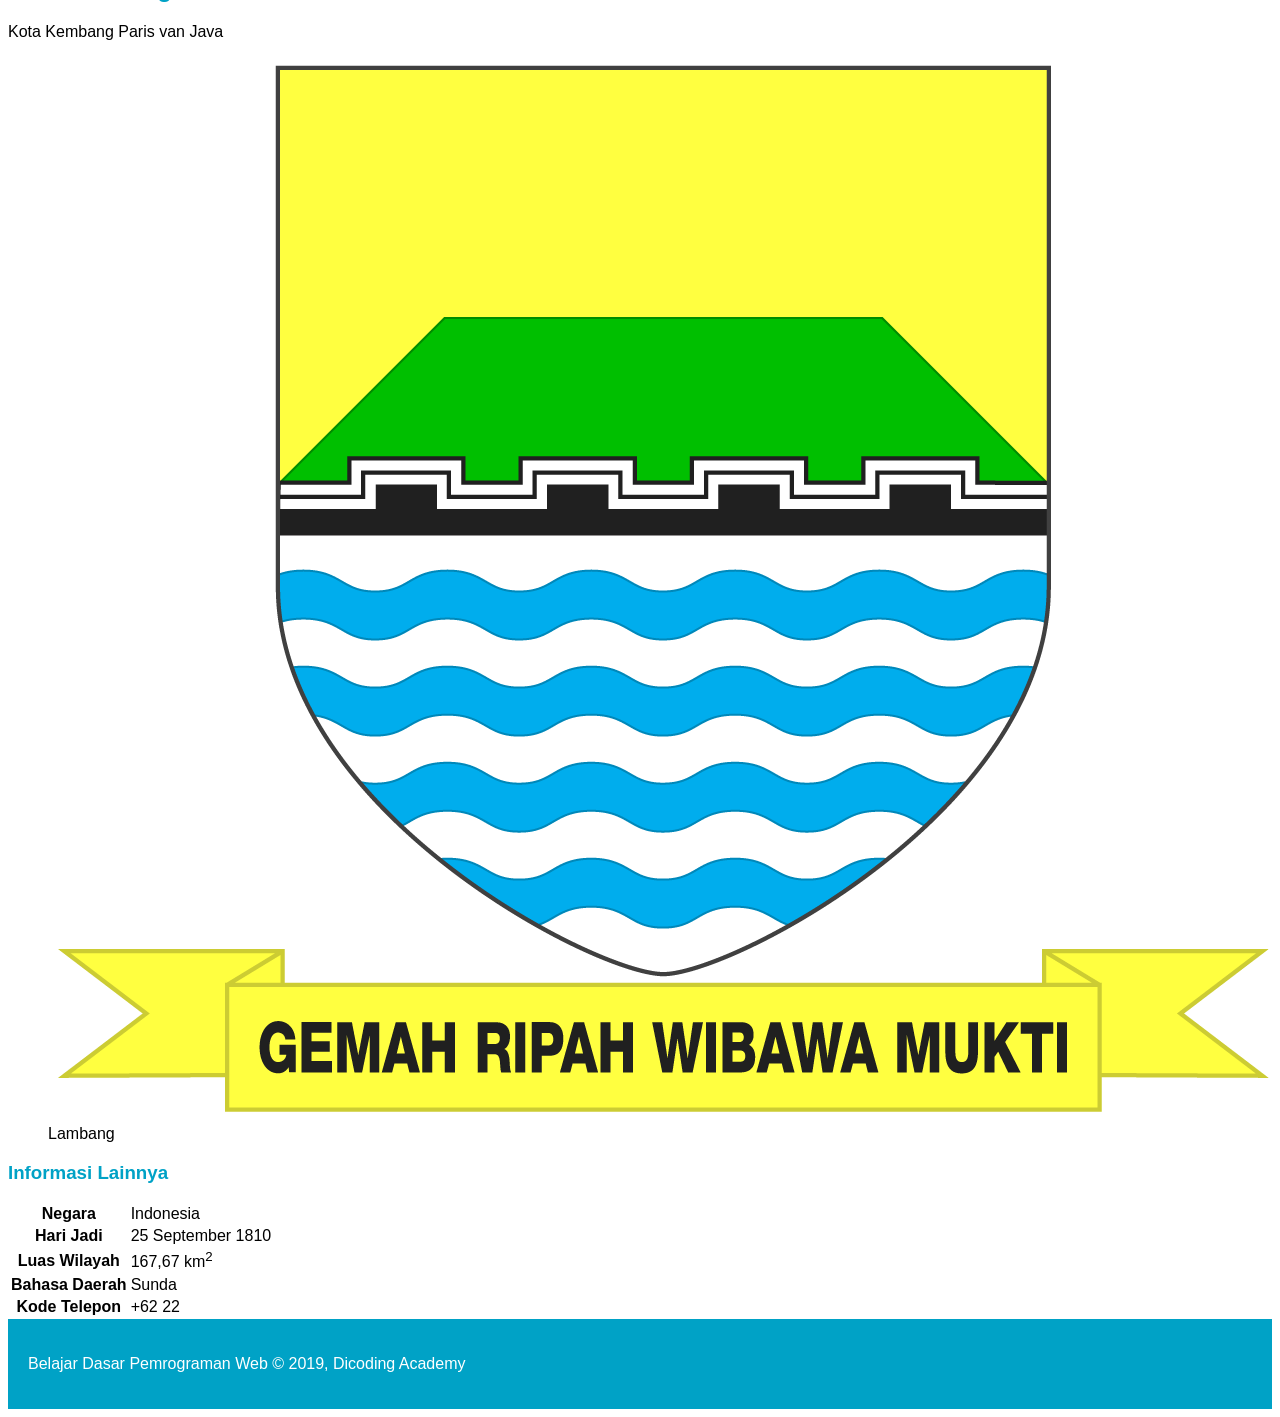
<file: 06-profile-page-basic-style/index.html>
<!DOCTYPE html>
<html>
  <head>
    <meta charset="utf-8" />
    <title>Halaman Profil Bandung</title>

    <!-- My Own Styles -->
    <link rel="stylesheet" href="assets/styles/style.css">
  </head>

  <body>
    <header>
      <h1>Bandung</h1>
      <p>
        Kota metropolitan terbesar di Provinsi Jawa Barat, sekaligus menjadi ibu kota provinsi
        tersebut.
      </p>

      <nav>
        <ul>
          <li><a href="#sejarah">Sejarah</a></li>
          <li><a href="#geografis">Geografis</a></li>
          <li><a href="#wisata">Wisata</a></li>
        </ul>
      </nav>
    </header>
    
    <main>
      <div id="content">
        <article id="sejarah">
          <h2>Sejarah</h2>
          <img src="assets/image/history.jpg" alt="Sejarah" />
          <p>
            Kata Bandung berasal dari kata bendung atau bendungan karena terbendungnya sungai Citarum oleh
            lava Gunung Tangkuban Parahu yang lalu membentuk telaga. Legenda yang diceritakan oleh
            orang-orang tua di Bandung mengatakan bahwa nama Bandung diambil dari sebuah kendaraan air
            yang terdiri dari dua perahu yang diikat berdampingan yang disebut perahu bandung yang
            digunakan oleh Bupati Bandung, R.A. Wiranatakusumah II, untuk melayari Ci Tarum dalam mencari
            tempat kedudukan kabupaten yang baru untuk menggantikan ibu kota yang lama di Dayeuhkolot.
          </p>

          <p>
            Berdasarkan filosofi Sunda, kata Bandung juga berasal dari kalimat Nga-Bandung-an Banda
            Indung, yang merupakan kalimat sakral dan luhur karena mengandung nilai ajaran Sunda.
            Nga-Bandung-an artinya menyaksikan atau bersaksi. Banda adalah segala sesuatu yang berada di
            alam hidup yaitu di bumi dan atmosfer, baik makhluk hidup maupun benda mati. Sinonim dari
            banda adalah harta. Indung berarti Ibu atau Bumi, disebut juga sebagai Ibu Pertiwi tempat
            Banda berada.
          </p>
        </article>
        
        <article id="geografis">
          <h2>Geografis</h2>
          <img src="assets/image/geography.jpg" alt="Geografis" />
          <p>
            Kota Bandung dikelilingi oleh pegunungan, sehingga bentuk morfologi wilayahnya bagaikan sebuah
            mangkok raksasa, secara geografis kota ini terletak di tengah-tengah provinsi Jawa Barat,
            serta berada pada ketinggian ±768 m di atas permukaan laut, dengan titik tertinggi di berada
            di sebelah utara dengan ketinggian 1.050 meter di atas permukaan laut dan sebelah selatan
            merupakan kawasan rendah dengan ketinggian 675 meter di atas permukaan laut.
          </p>

          <p>
            Kota Bandung dialiri dua sungai utama, yaitu Sungai Cikapundung dan Sungai Citarum beserta
            anak-anak sungainya yang pada umumnya mengalir ke arah selatan dan bertemu di Sungai Citarum.
            Dengan kondisi yang demikian, Bandung selatan sangat rentan terhadap masalah banjir terutama
            pada musim hujan.
          </p>
        </article>
        
        <article id="wisata">
          <h2>Wisata</h2>
          <p>
            Sejak dibukanya Jalan Tol Cipularang, kota Bandung telah menjadi tujuan utama dalam menikmati
            liburan akhir pekan terutama dari masyarakat yang berasal dari Jakarta sekitarnya. Selain
            menjadi kota wisata belanja, kota Bandung juga dikenal dengan sejumlah besar bangunan lama
            berarsitektur peninggalan Belanda.
          </p>

          <section>
            <h3>Farm House Lembang</h3>
            <img src="assets/image/farm-house.jpg" alt="Farm House Lembang" />
            <p>
              Berada di jalur utama Bandung-Lembang, Farm House menjadi objek wisata yang tidak pernah sepi
              pengunjung. Selain karena letaknya strategis, kawasan ini juga menghadirkan nuansa wisata khas
              Eropa. Semua itu diterapkan dalam bentuk spot swafoto Instagramable.
            </p>
          </section>
          <section>
            <h3>Observatorium Bosscha</h3>
            <img src="assets/image/bosscha.jpg" alt="Observatorium Bosscha" />
            <p>
              Memiliki beberapa teleskop, antara lain, Refraktor Ganda Zeiss, Schmidt Bimasakti, Refraktor
              Bamberg, Cassegrain GOTO, dan Teleskop Surya. Refraktor Ganda Zeiss adalah jenis teleskop
              terbesar untuk meneropong bintang. Benda ini diletakkan pada atap kubah sehingga saat teropong
              digunakan, atap tersebut harus dibuka. Observatorium Bosscha boleh dikunjungi oleh siapapun,
              tanpa tiket. Namun, bagi yang ingin menggunakan teleskop Zeiss, wajib mendaftarkan diri. Untuk
              instansi atau lembaga pendidikan, diberikan jadwal hari Selasa sampai Jumat. Sementara itu,
              kunjungan individu dibuka setiap hari Sabtu.
            </p>
          </section>
        </article>
      </div>
      <aside>
        <article>
          <header>
            <h2>Kota Bandung</h2>
            <p>Kota Kembang Paris van Java</p>
            <figure>
              <img src="assets/image/bandung-badge.png" />
              <figcaption>Lambang</figcaption>
            </figure>
          </header>
          <section>
            <h3>Informasi Lainnya</h3>
            <table>
              <tr>
                <th>Negara</th>
                <td>Indonesia</td>
              </tr>
              <tr>
                <th>Hari Jadi</th>
                <td>25 September 1810</td>
              </tr>
              <tr>
                <th>Luas Wilayah</th>
                <td>167,67 km<sup>2</sup></td>
              </tr>
              <tr>
                <th>Bahasa Daerah</th>
                <td>Sunda</td>
              </tr>
              <tr>
                <th>Kode Telepon</th>
                <td>+62 22</td>
              </tr>
            </table>
          </section>
        </article>
      </aside>
    </main>
    
    <footer>
      <p>Belajar Dasar Pemrograman Web &#169; 2019, Dicoding Academy</p>
    </footer>
  </body>
</html>
</file>
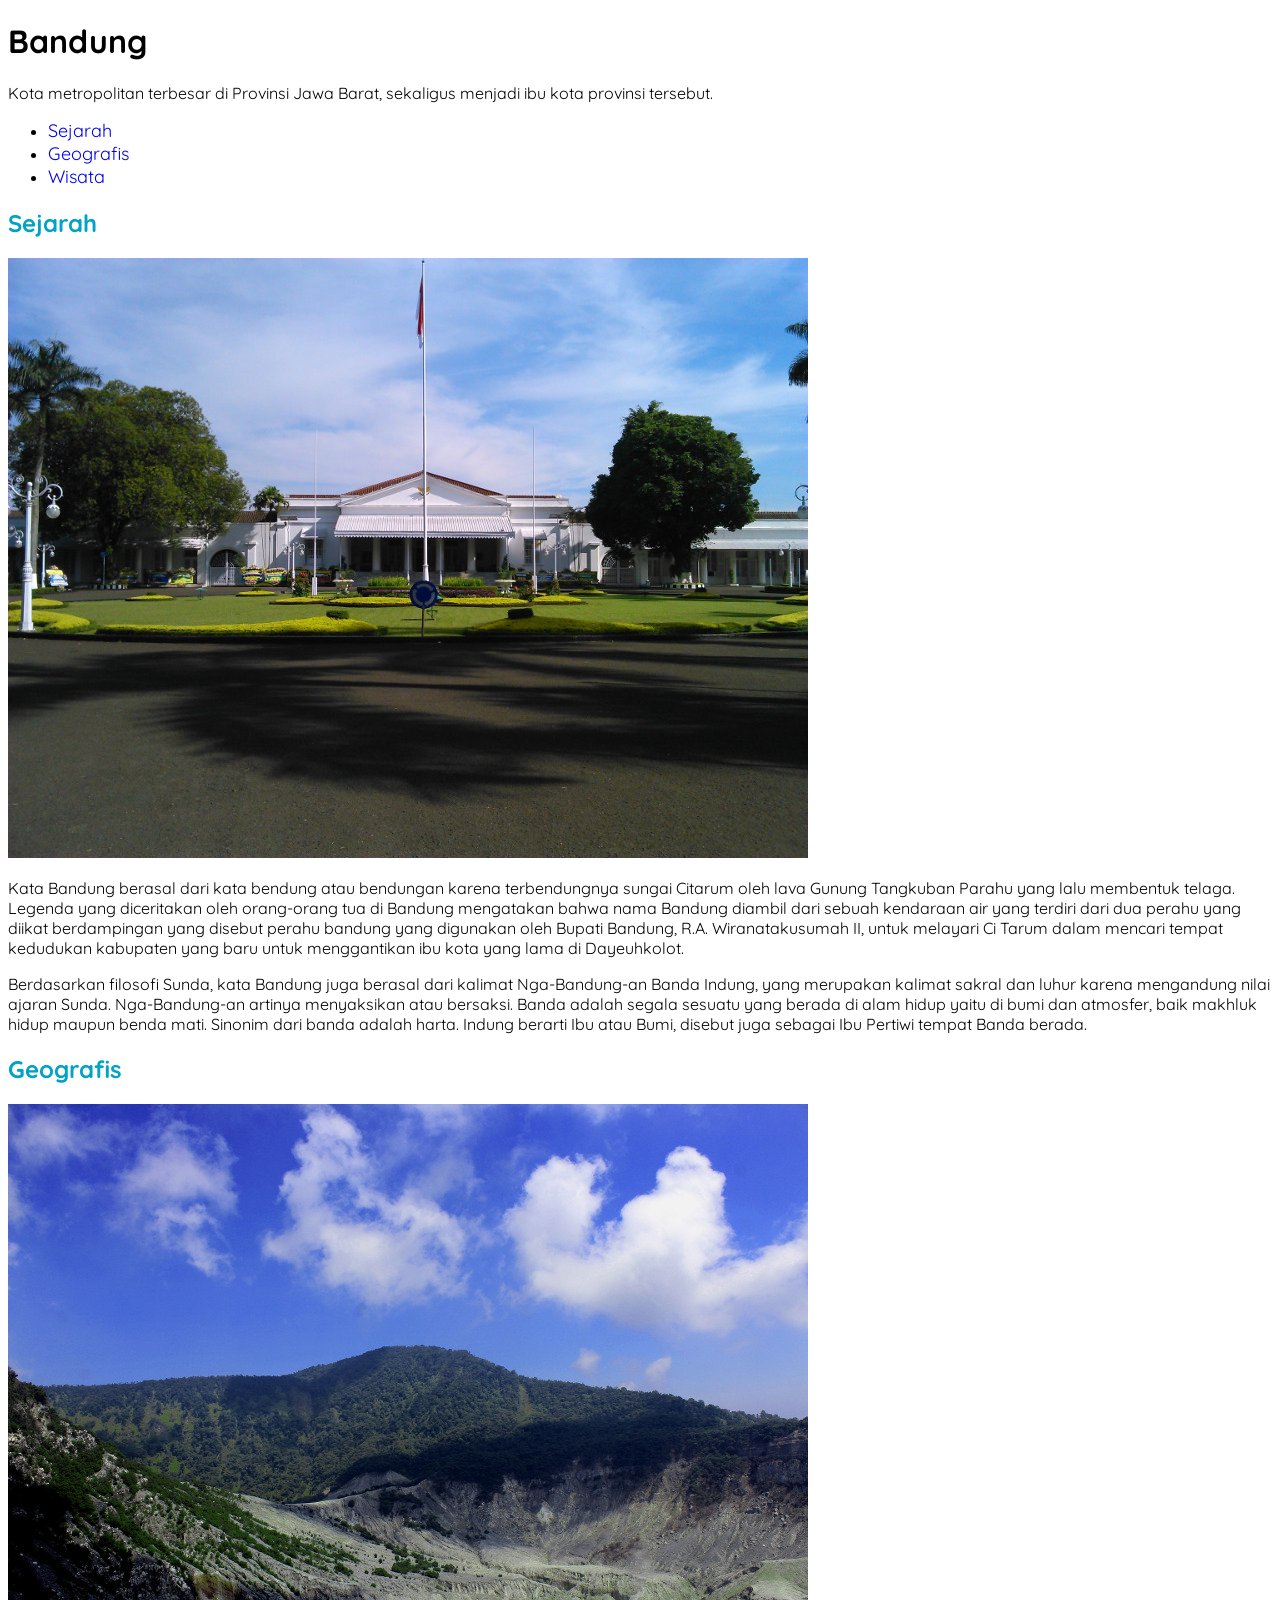
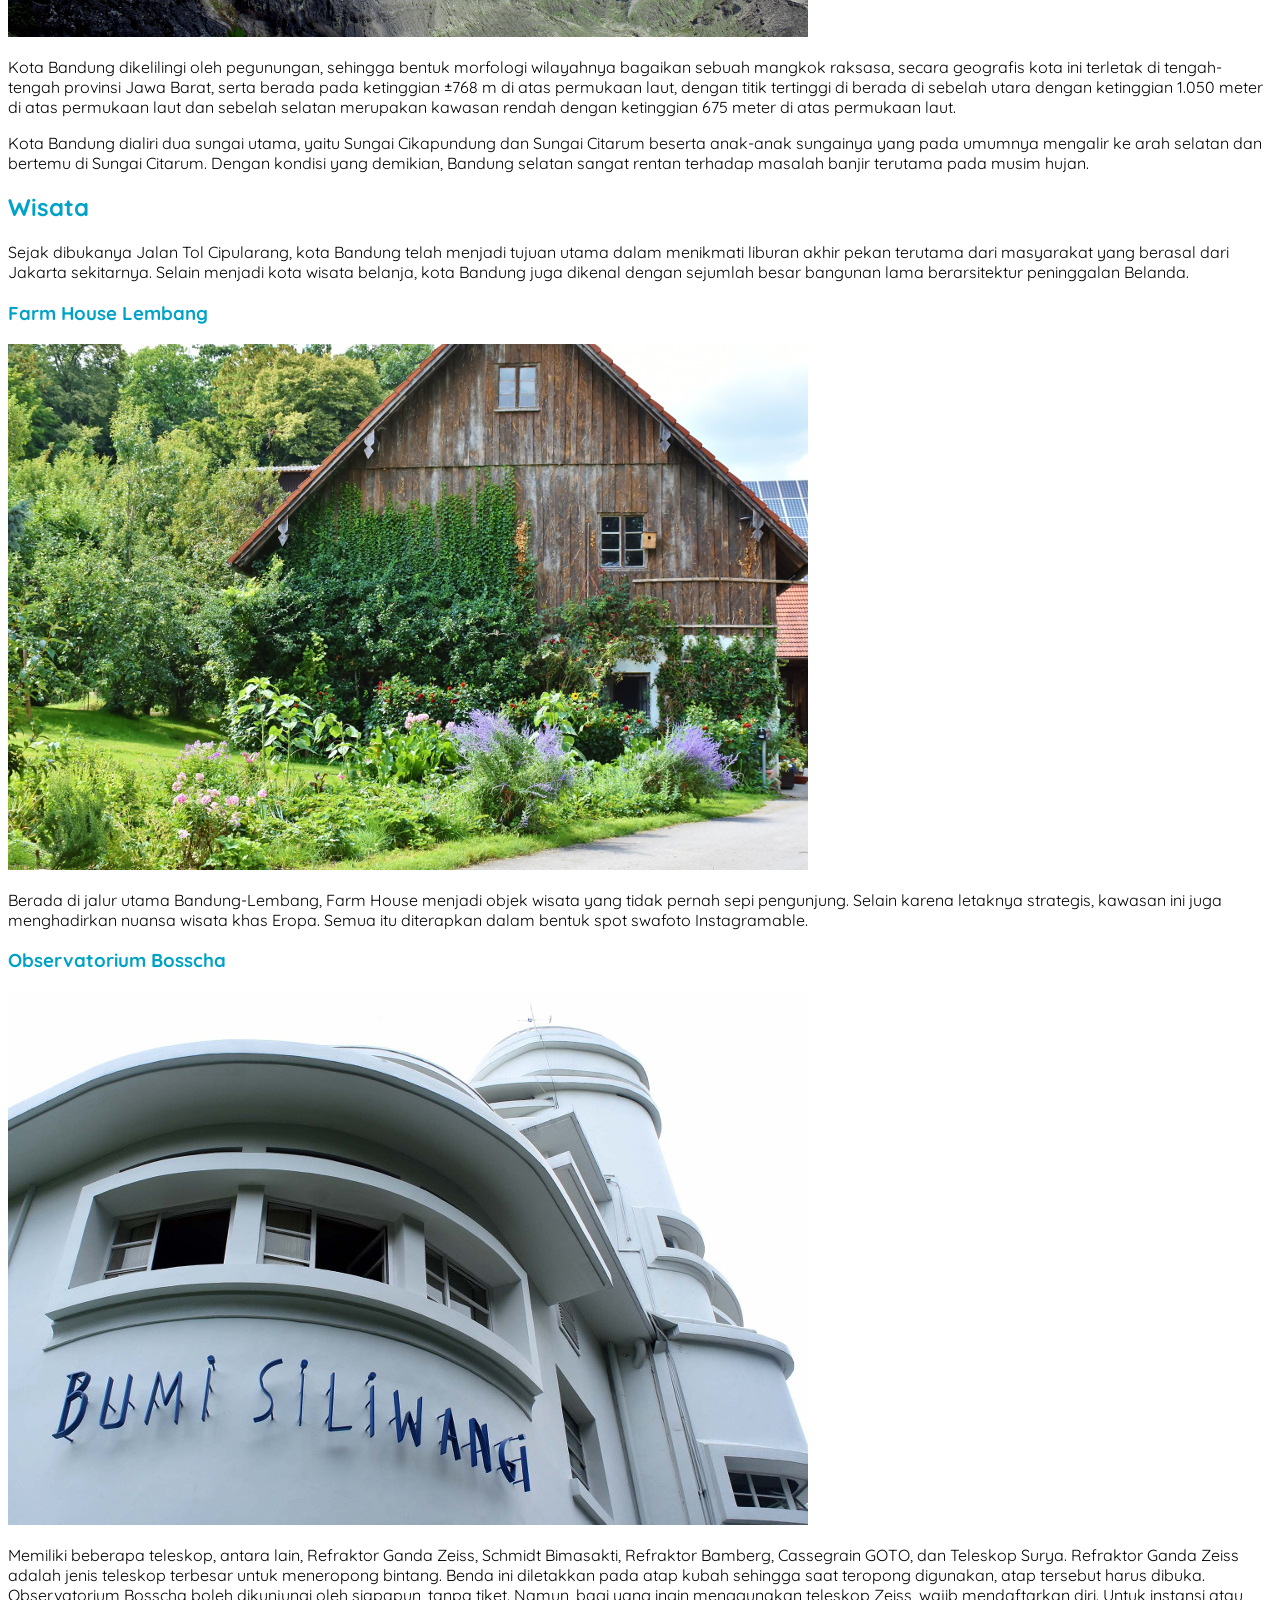
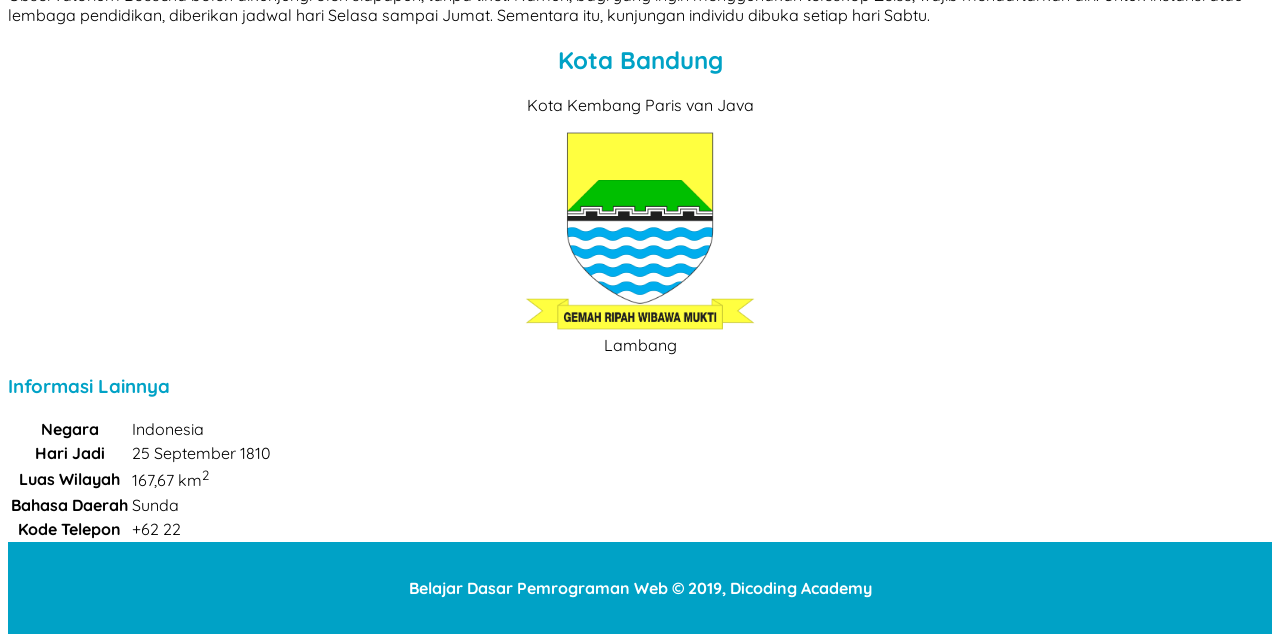
<file: 07-profile-page-font-style/index.html>
<!DOCTYPE html>
<html>
  <head>
    <meta charset="utf-8" />
    <title>Halaman Profil Bandung</title>

    <!-- My Own Styles -->
    <link rel="stylesheet" href="assets/styles/style.css">

    <!-- Google Fonts -->
    <link rel="preconnect" href="https://fonts.googleapis.com" />
    <link rel="preconnect" href="https://fonts.gstatic.com" crossorigin />
    <link
      href="https://fonts.googleapis.com/css2?family=Quicksand:wght@300..700&display=swap"
      rel="stylesheet"
    />
  </head>

  <body>
    <header>
      <h1>Bandung</h1>
      <p>
        Kota metropolitan terbesar di Provinsi Jawa Barat, sekaligus menjadi ibu kota provinsi
        tersebut.
      </p>

      <nav>
        <ul>
          <li><a href="#sejarah">Sejarah</a></li>
          <li><a href="#geografis">Geografis</a></li>
          <li><a href="#wisata">Wisata</a></li>
        </ul>
      </nav>
    </header>
    
    <main>
      <div id="content">
        <article id="sejarah">
          <h2>Sejarah</h2>
          <img src="assets/image/history.jpg" alt="Sejarah" />
          <p>
            Kata Bandung berasal dari kata bendung atau bendungan karena terbendungnya sungai Citarum oleh
            lava Gunung Tangkuban Parahu yang lalu membentuk telaga. Legenda yang diceritakan oleh
            orang-orang tua di Bandung mengatakan bahwa nama Bandung diambil dari sebuah kendaraan air
            yang terdiri dari dua perahu yang diikat berdampingan yang disebut perahu bandung yang
            digunakan oleh Bupati Bandung, R.A. Wiranatakusumah II, untuk melayari Ci Tarum dalam mencari
            tempat kedudukan kabupaten yang baru untuk menggantikan ibu kota yang lama di Dayeuhkolot.
          </p>

          <p>
            Berdasarkan filosofi Sunda, kata Bandung juga berasal dari kalimat Nga-Bandung-an Banda
            Indung, yang merupakan kalimat sakral dan luhur karena mengandung nilai ajaran Sunda.
            Nga-Bandung-an artinya menyaksikan atau bersaksi. Banda adalah segala sesuatu yang berada di
            alam hidup yaitu di bumi dan atmosfer, baik makhluk hidup maupun benda mati. Sinonim dari
            banda adalah harta. Indung berarti Ibu atau Bumi, disebut juga sebagai Ibu Pertiwi tempat
            Banda berada.
          </p>
        </article>
        
        <article id="geografis">
          <h2>Geografis</h2>
          <img src="assets/image/geography.jpg" alt="Geografis" />
          <p>
            Kota Bandung dikelilingi oleh pegunungan, sehingga bentuk morfologi wilayahnya bagaikan sebuah
            mangkok raksasa, secara geografis kota ini terletak di tengah-tengah provinsi Jawa Barat,
            serta berada pada ketinggian ±768 m di atas permukaan laut, dengan titik tertinggi di berada
            di sebelah utara dengan ketinggian 1.050 meter di atas permukaan laut dan sebelah selatan
            merupakan kawasan rendah dengan ketinggian 675 meter di atas permukaan laut.
          </p>

          <p>
            Kota Bandung dialiri dua sungai utama, yaitu Sungai Cikapundung dan Sungai Citarum beserta
            anak-anak sungainya yang pada umumnya mengalir ke arah selatan dan bertemu di Sungai Citarum.
            Dengan kondisi yang demikian, Bandung selatan sangat rentan terhadap masalah banjir terutama
            pada musim hujan.
          </p>
        </article>
        
        <article id="wisata">
          <h2>Wisata</h2>
          <p>
            Sejak dibukanya Jalan Tol Cipularang, kota Bandung telah menjadi tujuan utama dalam menikmati
            liburan akhir pekan terutama dari masyarakat yang berasal dari Jakarta sekitarnya. Selain
            menjadi kota wisata belanja, kota Bandung juga dikenal dengan sejumlah besar bangunan lama
            berarsitektur peninggalan Belanda.
          </p>

          <section>
            <h3>Farm House Lembang</h3>
            <img src="assets/image/farm-house.jpg" alt="Farm House Lembang" />
            <p>
              Berada di jalur utama Bandung-Lembang, Farm House menjadi objek wisata yang tidak pernah sepi
              pengunjung. Selain karena letaknya strategis, kawasan ini juga menghadirkan nuansa wisata khas
              Eropa. Semua itu diterapkan dalam bentuk spot swafoto Instagramable.
            </p>
          </section>
          <section>
            <h3>Observatorium Bosscha</h3>
            <img src="assets/image/bosscha.jpg" alt="Observatorium Bosscha" />
            <p>
              Memiliki beberapa teleskop, antara lain, Refraktor Ganda Zeiss, Schmidt Bimasakti, Refraktor
              Bamberg, Cassegrain GOTO, dan Teleskop Surya. Refraktor Ganda Zeiss adalah jenis teleskop
              terbesar untuk meneropong bintang. Benda ini diletakkan pada atap kubah sehingga saat teropong
              digunakan, atap tersebut harus dibuka. Observatorium Bosscha boleh dikunjungi oleh siapapun,
              tanpa tiket. Namun, bagi yang ingin menggunakan teleskop Zeiss, wajib mendaftarkan diri. Untuk
              instansi atau lembaga pendidikan, diberikan jadwal hari Selasa sampai Jumat. Sementara itu,
              kunjungan individu dibuka setiap hari Sabtu.
            </p>
          </section>
        </article>
      </div>
      <aside>
        <article class="profile">
          <header>
            <h2>Kota Bandung</h2>
            <p>Kota Kembang Paris van Java</p>
            <figure>
              <img height="200px" src="assets/image/bandung-badge.png" />
              <figcaption>Lambang</figcaption>
            </figure>
          </header>
          <section>
            <h3>Informasi Lainnya</h3>
            <table>
              <tr>
                <th>Negara</th>
                <td>Indonesia</td>
              </tr>
              <tr>
                <th>Hari Jadi</th>
                <td>25 September 1810</td>
              </tr>
              <tr>
                <th>Luas Wilayah</th>
                <td>167,67 km<sup>2</sup></td>
              </tr>
              <tr>
                <th>Bahasa Daerah</th>
                <td>Sunda</td>
              </tr>
              <tr>
                <th>Kode Telepon</th>
                <td>+62 22</td>
              </tr>
            </table>
          </section>
        </article>
      </aside>
    </main>
    
    <footer>
      <p>Belajar Dasar Pemrograman Web &#169; 2019, Dicoding Academy</p>
    </footer>
  </body>
</html>
</file>
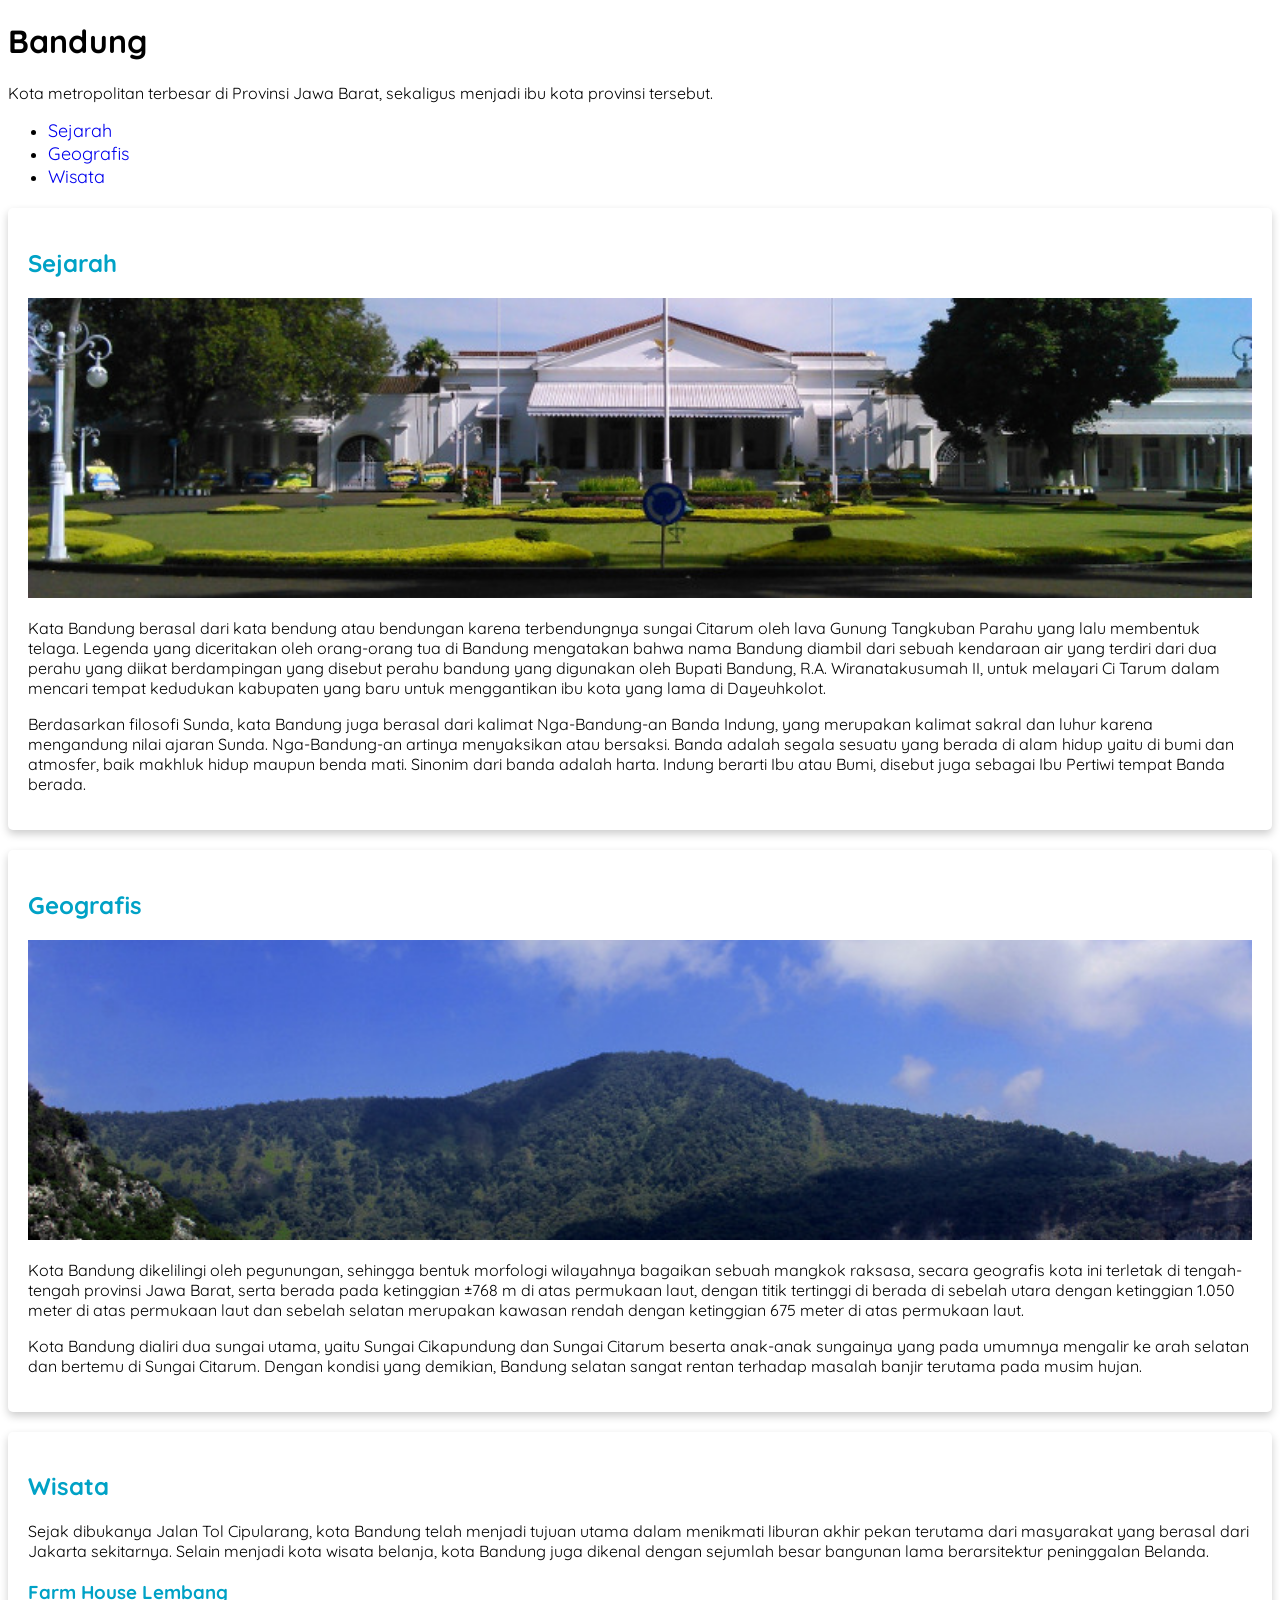
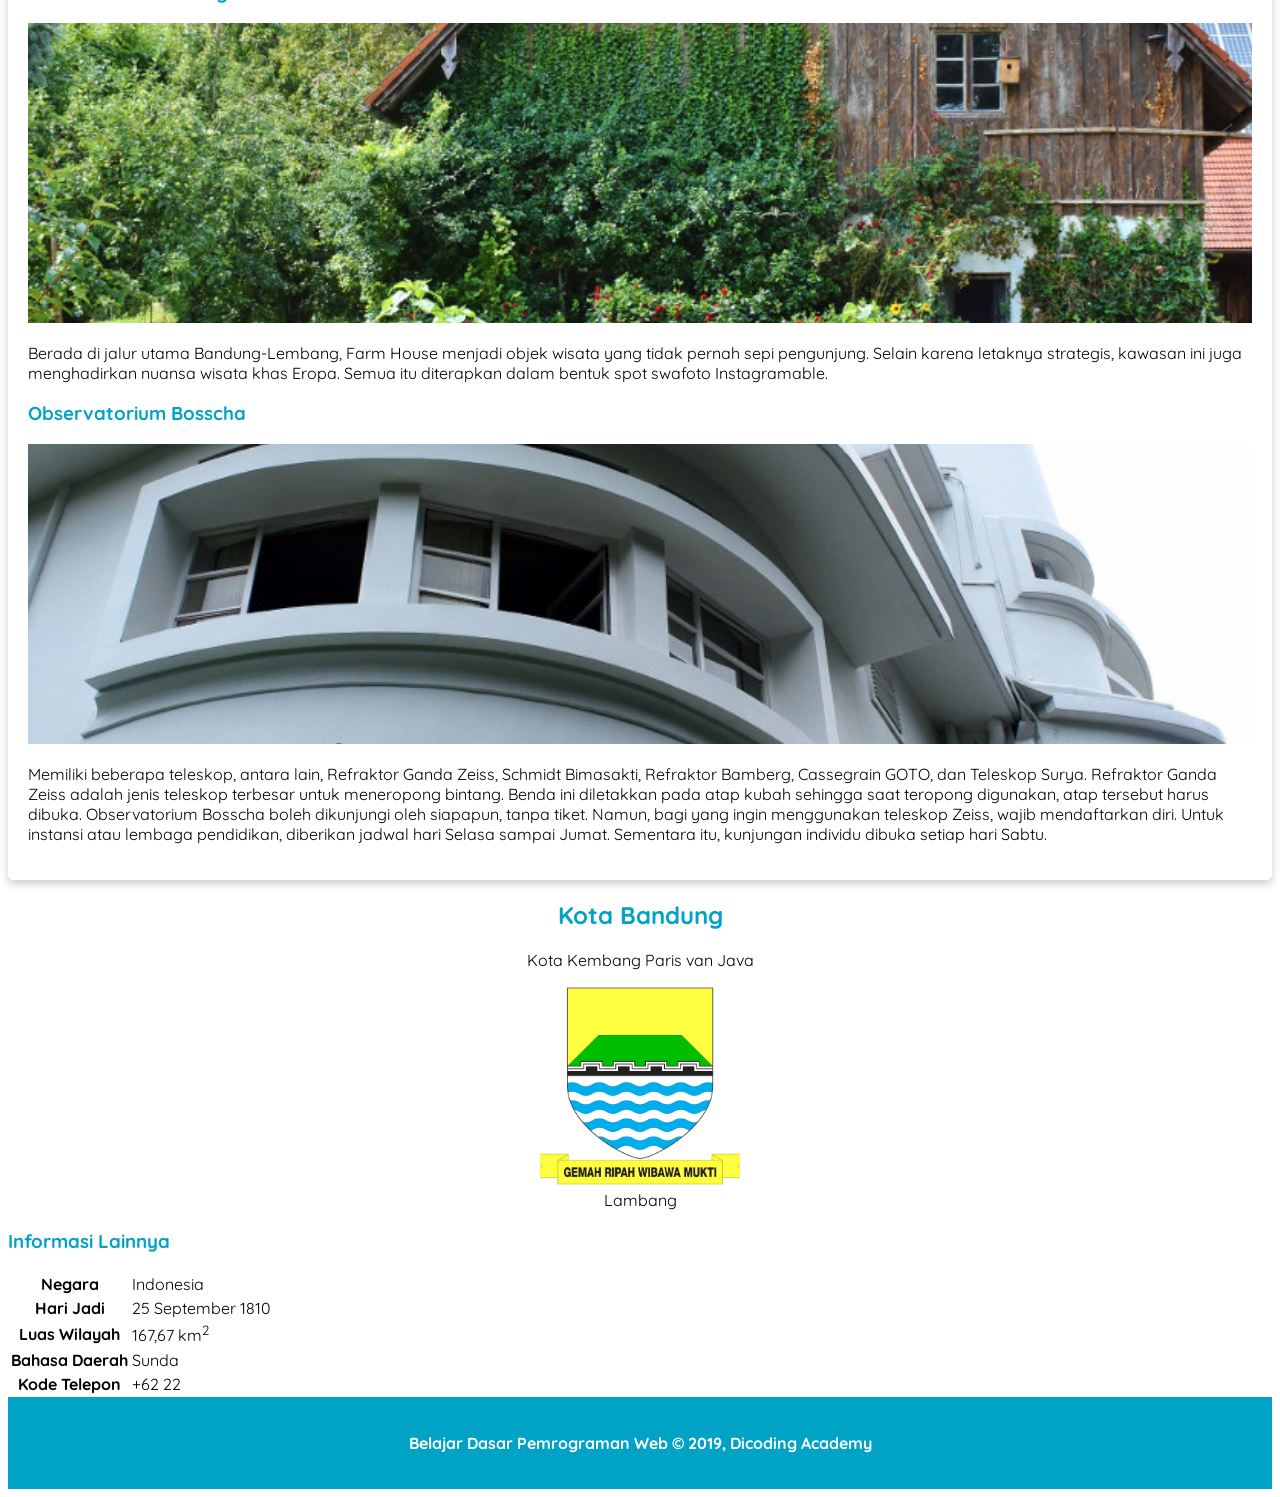
<file: 08-profile-page-box-model/index.html>
<!DOCTYPE html>
<html>
  <head>
    <meta charset="utf-8" />
    <title>Halaman Profil Bandung</title>

    <!-- My Own Styles -->
    <link rel="stylesheet" href="assets/styles/style.css">

    <!-- Google Fonts -->
    <link rel="preconnect" href="https://fonts.googleapis.com" />
    <link rel="preconnect" href="https://fonts.gstatic.com" crossorigin />
    <link
      href="https://fonts.googleapis.com/css2?family=Quicksand:wght@300..700&display=swap"
      rel="stylesheet"
    />
  </head>

  <body>
    <header>
      <h1>Bandung</h1>
      <p>
        Kota metropolitan terbesar di Provinsi Jawa Barat, sekaligus menjadi ibu kota provinsi
        tersebut.
      </p>

      <nav>
        <ul>
          <li><a href="#sejarah">Sejarah</a></li>
          <li><a href="#geografis">Geografis</a></li>
          <li><a href="#wisata">Wisata</a></li>
        </ul>
      </nav>
    </header>
    
    <main>
      <div id="content">
        <article id="sejarah" class="card">
          <h2>Sejarah</h2>
          <img src="assets/image/history.jpg" alt="Sejarah" class="featured-image" />
          <p>
            Kata Bandung berasal dari kata bendung atau bendungan karena terbendungnya sungai Citarum oleh
            lava Gunung Tangkuban Parahu yang lalu membentuk telaga. Legenda yang diceritakan oleh
            orang-orang tua di Bandung mengatakan bahwa nama Bandung diambil dari sebuah kendaraan air
            yang terdiri dari dua perahu yang diikat berdampingan yang disebut perahu bandung yang
            digunakan oleh Bupati Bandung, R.A. Wiranatakusumah II, untuk melayari Ci Tarum dalam mencari
            tempat kedudukan kabupaten yang baru untuk menggantikan ibu kota yang lama di Dayeuhkolot.
          </p>

          <p>
            Berdasarkan filosofi Sunda, kata Bandung juga berasal dari kalimat Nga-Bandung-an Banda
            Indung, yang merupakan kalimat sakral dan luhur karena mengandung nilai ajaran Sunda.
            Nga-Bandung-an artinya menyaksikan atau bersaksi. Banda adalah segala sesuatu yang berada di
            alam hidup yaitu di bumi dan atmosfer, baik makhluk hidup maupun benda mati. Sinonim dari
            banda adalah harta. Indung berarti Ibu atau Bumi, disebut juga sebagai Ibu Pertiwi tempat
            Banda berada.
          </p>
        </article>
        
        <article id="geografis" class="card">
          <h2>Geografis</h2>
          <img src="assets/image/geography.jpg" alt="Geografis" class="featured-image" />
          <p>
            Kota Bandung dikelilingi oleh pegunungan, sehingga bentuk morfologi wilayahnya bagaikan sebuah
            mangkok raksasa, secara geografis kota ini terletak di tengah-tengah provinsi Jawa Barat,
            serta berada pada ketinggian ±768 m di atas permukaan laut, dengan titik tertinggi di berada
            di sebelah utara dengan ketinggian 1.050 meter di atas permukaan laut dan sebelah selatan
            merupakan kawasan rendah dengan ketinggian 675 meter di atas permukaan laut.
          </p>

          <p>
            Kota Bandung dialiri dua sungai utama, yaitu Sungai Cikapundung dan Sungai Citarum beserta
            anak-anak sungainya yang pada umumnya mengalir ke arah selatan dan bertemu di Sungai Citarum.
            Dengan kondisi yang demikian, Bandung selatan sangat rentan terhadap masalah banjir terutama
            pada musim hujan.
          </p>
        </article>
        
        <article id="wisata" class="card">
          <h2>Wisata</h2>
          <p>
            Sejak dibukanya Jalan Tol Cipularang, kota Bandung telah menjadi tujuan utama dalam menikmati
            liburan akhir pekan terutama dari masyarakat yang berasal dari Jakarta sekitarnya. Selain
            menjadi kota wisata belanja, kota Bandung juga dikenal dengan sejumlah besar bangunan lama
            berarsitektur peninggalan Belanda.
          </p>

          <section>
            <h3>Farm House Lembang</h3>
            <img src="assets/image/farm-house.jpg" alt="Farm House Lembang" class="featured-image"/>
            <p>
              Berada di jalur utama Bandung-Lembang, Farm House menjadi objek wisata yang tidak pernah sepi
              pengunjung. Selain karena letaknya strategis, kawasan ini juga menghadirkan nuansa wisata khas
              Eropa. Semua itu diterapkan dalam bentuk spot swafoto Instagramable.
            </p>
          </section>
          <section>
            <h3>Observatorium Bosscha</h3>
            <img src="assets/image/bosscha.jpg" alt="Observatorium Bosscha" class="featured-image"/>
            <p>
              Memiliki beberapa teleskop, antara lain, Refraktor Ganda Zeiss, Schmidt Bimasakti, Refraktor
              Bamberg, Cassegrain GOTO, dan Teleskop Surya. Refraktor Ganda Zeiss adalah jenis teleskop
              terbesar untuk meneropong bintang. Benda ini diletakkan pada atap kubah sehingga saat teropong
              digunakan, atap tersebut harus dibuka. Observatorium Bosscha boleh dikunjungi oleh siapapun,
              tanpa tiket. Namun, bagi yang ingin menggunakan teleskop Zeiss, wajib mendaftarkan diri. Untuk
              instansi atau lembaga pendidikan, diberikan jadwal hari Selasa sampai Jumat. Sementara itu,
              kunjungan individu dibuka setiap hari Sabtu.
            </p>
          </section>
        </article>
      </div>
      <aside>
        <article class="profile" class="card">
          <header>
            <h2>Kota Bandung</h2>
            <p>Kota Kembang Paris van Java</p>
            <figure>
              <img src="assets/image/bandung-badge.png" />
              <figcaption>Lambang</figcaption>
            </figure>
          </header>
          <section>
            <h3>Informasi Lainnya</h3>
            <table>
              <tr>
                <th>Negara</th>
                <td>Indonesia</td>
              </tr>
              <tr>
                <th>Hari Jadi</th>
                <td>25 September 1810</td>
              </tr>
              <tr>
                <th>Luas Wilayah</th>
                <td>167,67 km<sup>2</sup></td>
              </tr>
              <tr>
                <th>Bahasa Daerah</th>
                <td>Sunda</td>
              </tr>
              <tr>
                <th>Kode Telepon</th>
                <td>+62 22</td>
              </tr>
            </table>
          </section>
        </article>
      </aside>
    </main>
    
    <footer>
      <p>Belajar Dasar Pemrograman Web &#169; 2019, Dicoding Academy</p>
    </footer>
  </body>
</html>
</file>
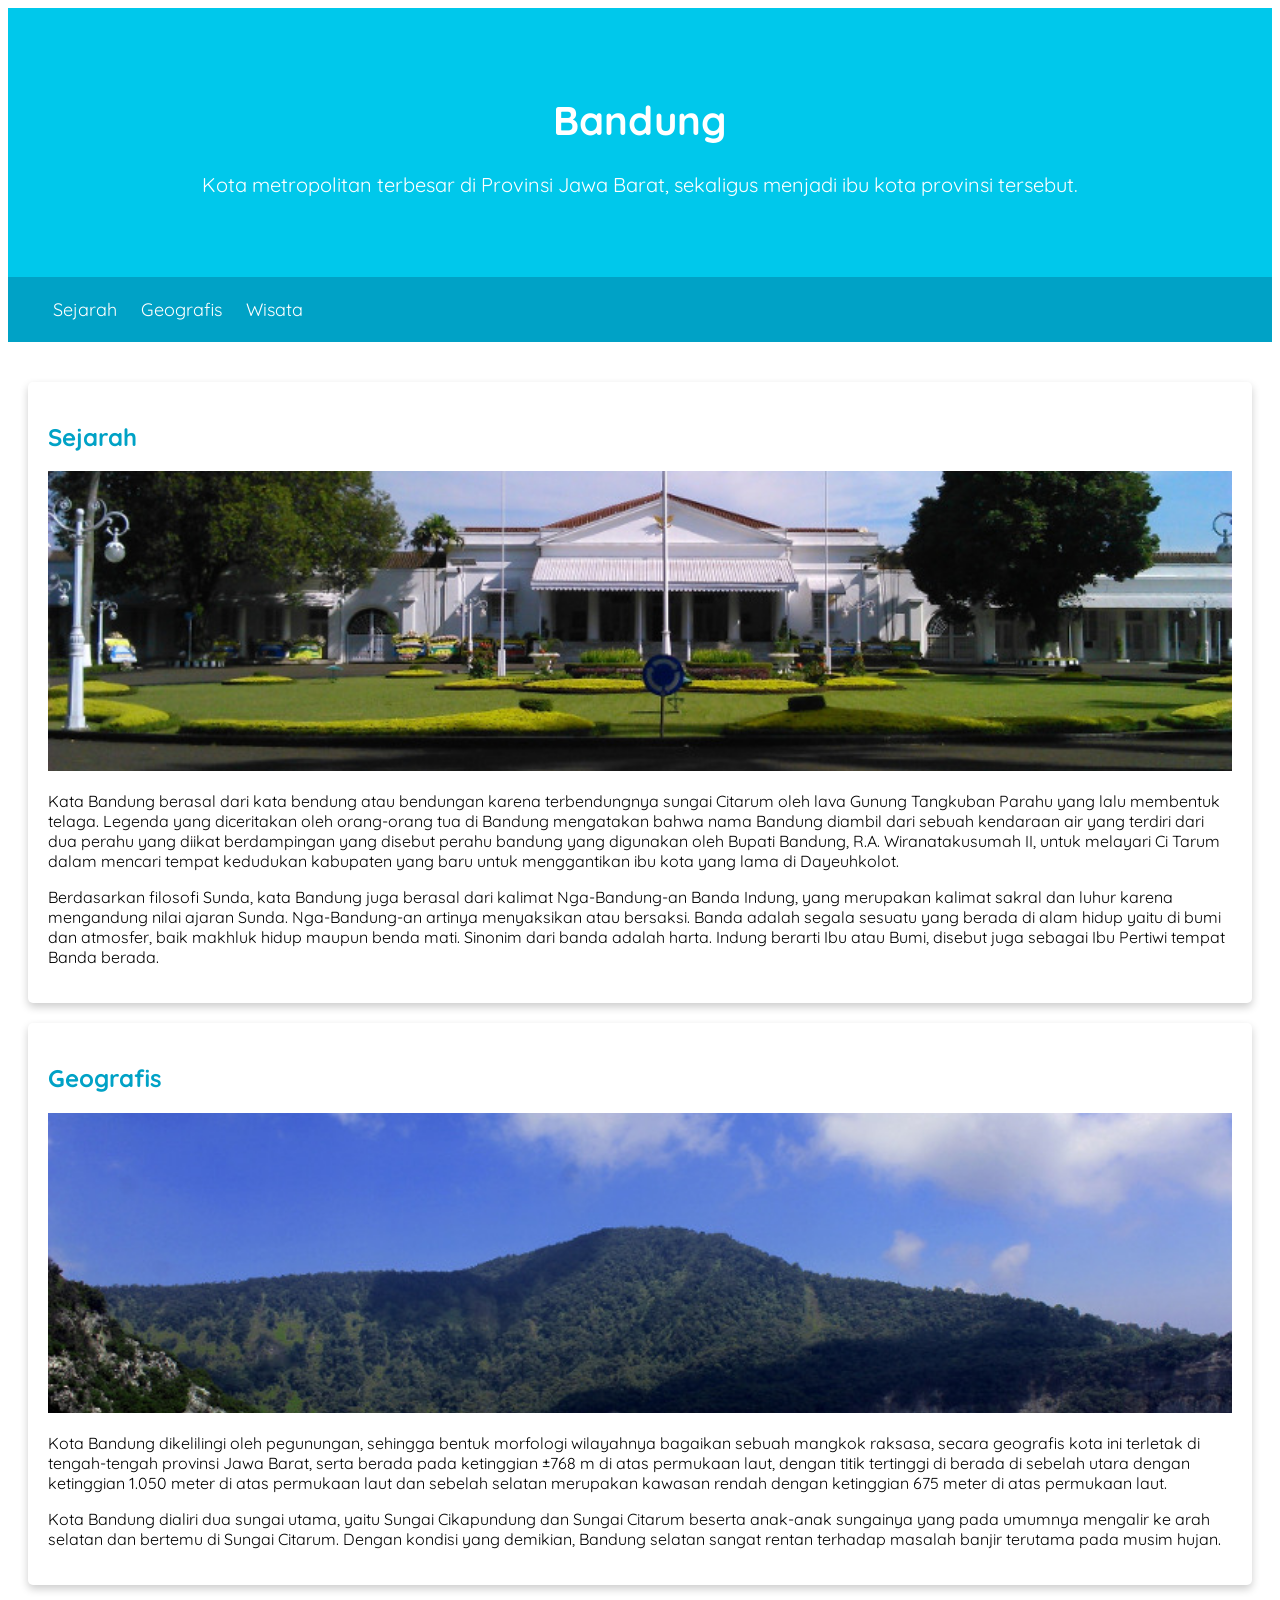
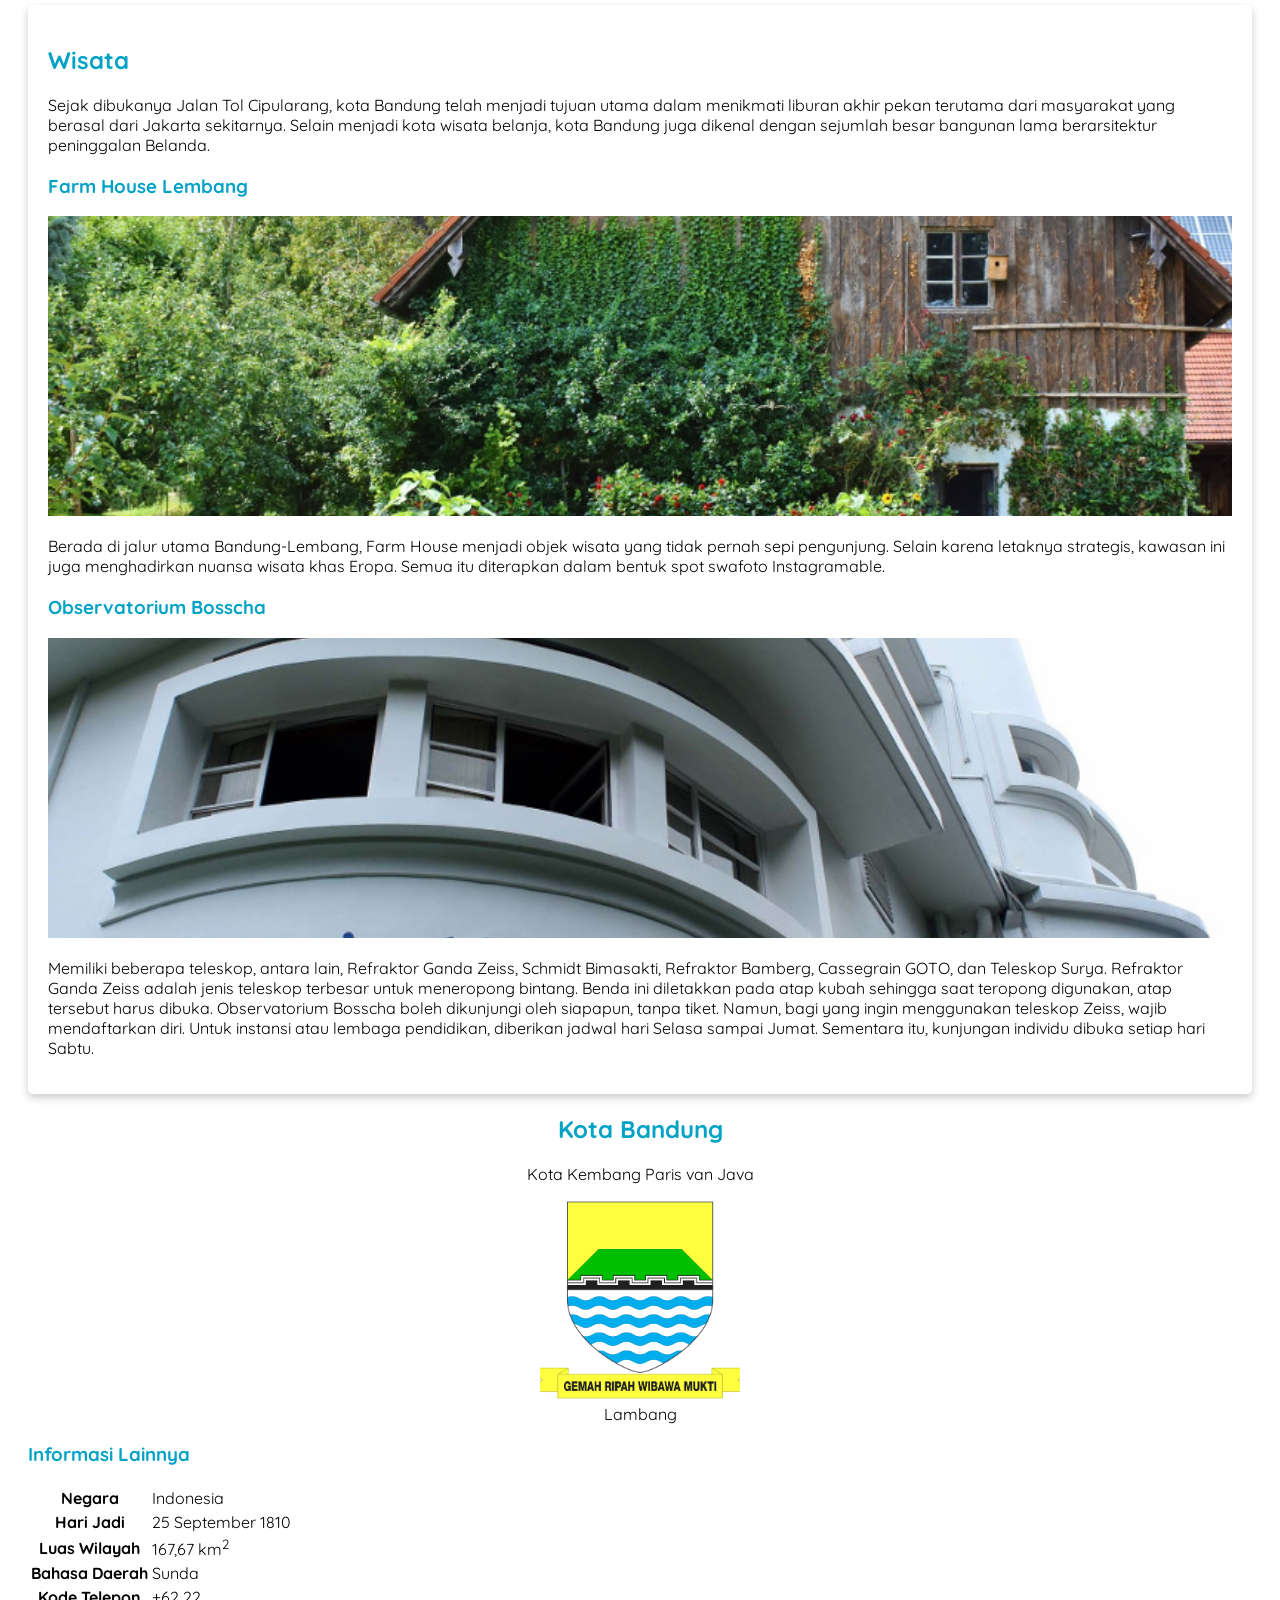
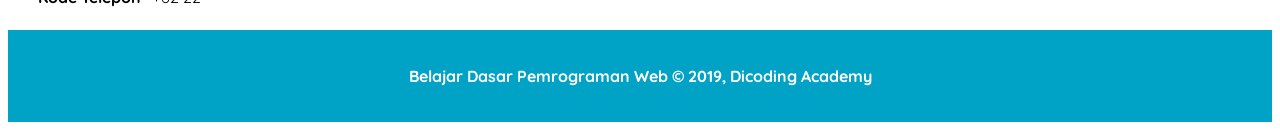
<file: 09-profile-page-jumbotron-navigasi/index.html>
<!DOCTYPE html>
<html>
  <head>
    <meta charset="utf-8" />
    <title>Halaman Profil Bandung</title>

    <!-- My Own Styles -->
    <link rel="stylesheet" href="assets/styles/style.css">

    <!-- Google Fonts -->
    <link rel="preconnect" href="https://fonts.googleapis.com" />
    <link rel="preconnect" href="https://fonts.gstatic.com" crossorigin />
    <link
      href="https://fonts.googleapis.com/css2?family=Quicksand:wght@300..700&display=swap"
      rel="stylesheet"
    />
  </head>

  <body>
    <header>
      <div class="jumbotron">
        <h1>Bandung</h1>
        <p>
          Kota metropolitan terbesar di Provinsi Jawa Barat, sekaligus menjadi ibu kota provinsi
          tersebut.
        </p>
      </div>
      <nav>
        <ul>
          <li><a href="#sejarah">Sejarah</a></li>
          <li><a href="#geografis">Geografis</a></li>
          <li><a href="#wisata">Wisata</a></li>
        </ul>
      </nav>
    </header>
    
    <main>
      <div id="content">
        <article id="sejarah" class="card">
          <h2>Sejarah</h2>
          <img src="assets/image/history.jpg" alt="Sejarah" class="featured-image" />
          <p>
            Kata Bandung berasal dari kata bendung atau bendungan karena terbendungnya sungai Citarum oleh
            lava Gunung Tangkuban Parahu yang lalu membentuk telaga. Legenda yang diceritakan oleh
            orang-orang tua di Bandung mengatakan bahwa nama Bandung diambil dari sebuah kendaraan air
            yang terdiri dari dua perahu yang diikat berdampingan yang disebut perahu bandung yang
            digunakan oleh Bupati Bandung, R.A. Wiranatakusumah II, untuk melayari Ci Tarum dalam mencari
            tempat kedudukan kabupaten yang baru untuk menggantikan ibu kota yang lama di Dayeuhkolot.
          </p>

          <p>
            Berdasarkan filosofi Sunda, kata Bandung juga berasal dari kalimat Nga-Bandung-an Banda
            Indung, yang merupakan kalimat sakral dan luhur karena mengandung nilai ajaran Sunda.
            Nga-Bandung-an artinya menyaksikan atau bersaksi. Banda adalah segala sesuatu yang berada di
            alam hidup yaitu di bumi dan atmosfer, baik makhluk hidup maupun benda mati. Sinonim dari
            banda adalah harta. Indung berarti Ibu atau Bumi, disebut juga sebagai Ibu Pertiwi tempat
            Banda berada.
          </p>
        </article>
        
        <article id="geografis" class="card">
          <h2>Geografis</h2>
          <img src="assets/image/geography.jpg" alt="Geografis" class="featured-image" />
          <p>
            Kota Bandung dikelilingi oleh pegunungan, sehingga bentuk morfologi wilayahnya bagaikan sebuah
            mangkok raksasa, secara geografis kota ini terletak di tengah-tengah provinsi Jawa Barat,
            serta berada pada ketinggian ±768 m di atas permukaan laut, dengan titik tertinggi di berada
            di sebelah utara dengan ketinggian 1.050 meter di atas permukaan laut dan sebelah selatan
            merupakan kawasan rendah dengan ketinggian 675 meter di atas permukaan laut.
          </p>

          <p>
            Kota Bandung dialiri dua sungai utama, yaitu Sungai Cikapundung dan Sungai Citarum beserta
            anak-anak sungainya yang pada umumnya mengalir ke arah selatan dan bertemu di Sungai Citarum.
            Dengan kondisi yang demikian, Bandung selatan sangat rentan terhadap masalah banjir terutama
            pada musim hujan.
          </p>
        </article>
        
        <article id="wisata" class="card">
          <h2>Wisata</h2>
          <p>
            Sejak dibukanya Jalan Tol Cipularang, kota Bandung telah menjadi tujuan utama dalam menikmati
            liburan akhir pekan terutama dari masyarakat yang berasal dari Jakarta sekitarnya. Selain
            menjadi kota wisata belanja, kota Bandung juga dikenal dengan sejumlah besar bangunan lama
            berarsitektur peninggalan Belanda.
          </p>

          <section>
            <h3>Farm House Lembang</h3>
            <img src="assets/image/farm-house.jpg" alt="Farm House Lembang" class="featured-image"/>
            <p>
              Berada di jalur utama Bandung-Lembang, Farm House menjadi objek wisata yang tidak pernah sepi
              pengunjung. Selain karena letaknya strategis, kawasan ini juga menghadirkan nuansa wisata khas
              Eropa. Semua itu diterapkan dalam bentuk spot swafoto Instagramable.
            </p>
          </section>
          <section>
            <h3>Observatorium Bosscha</h3>
            <img src="assets/image/bosscha.jpg" alt="Observatorium Bosscha" class="featured-image"/>
            <p>
              Memiliki beberapa teleskop, antara lain, Refraktor Ganda Zeiss, Schmidt Bimasakti, Refraktor
              Bamberg, Cassegrain GOTO, dan Teleskop Surya. Refraktor Ganda Zeiss adalah jenis teleskop
              terbesar untuk meneropong bintang. Benda ini diletakkan pada atap kubah sehingga saat teropong
              digunakan, atap tersebut harus dibuka. Observatorium Bosscha boleh dikunjungi oleh siapapun,
              tanpa tiket. Namun, bagi yang ingin menggunakan teleskop Zeiss, wajib mendaftarkan diri. Untuk
              instansi atau lembaga pendidikan, diberikan jadwal hari Selasa sampai Jumat. Sementara itu,
              kunjungan individu dibuka setiap hari Sabtu.
            </p>
          </section>
        </article>
      </div>
      <aside>
        <article class="profile" class="card">
          <header>
            <h2>Kota Bandung</h2>
            <p>Kota Kembang Paris van Java</p>
            <figure>
              <img src="assets/image/bandung-badge.png" />
              <figcaption>Lambang</figcaption>
            </figure>
          </header>
          <section>
            <h3>Informasi Lainnya</h3>
            <table>
              <tr>
                <th>Negara</th>
                <td>Indonesia</td>
              </tr>
              <tr>
                <th>Hari Jadi</th>
                <td>25 September 1810</td>
              </tr>
              <tr>
                <th>Luas Wilayah</th>
                <td>167,67 km<sup>2</sup></td>
              </tr>
              <tr>
                <th>Bahasa Daerah</th>
                <td>Sunda</td>
              </tr>
              <tr>
                <th>Kode Telepon</th>
                <td>+62 22</td>
              </tr>
            </table>
          </section>
        </article>
      </aside>
    </main>
    
    <footer>
      <p>Belajar Dasar Pemrograman Web &#169; 2019, Dicoding Academy</p>
    </footer>
  </body>
</html>
</file>
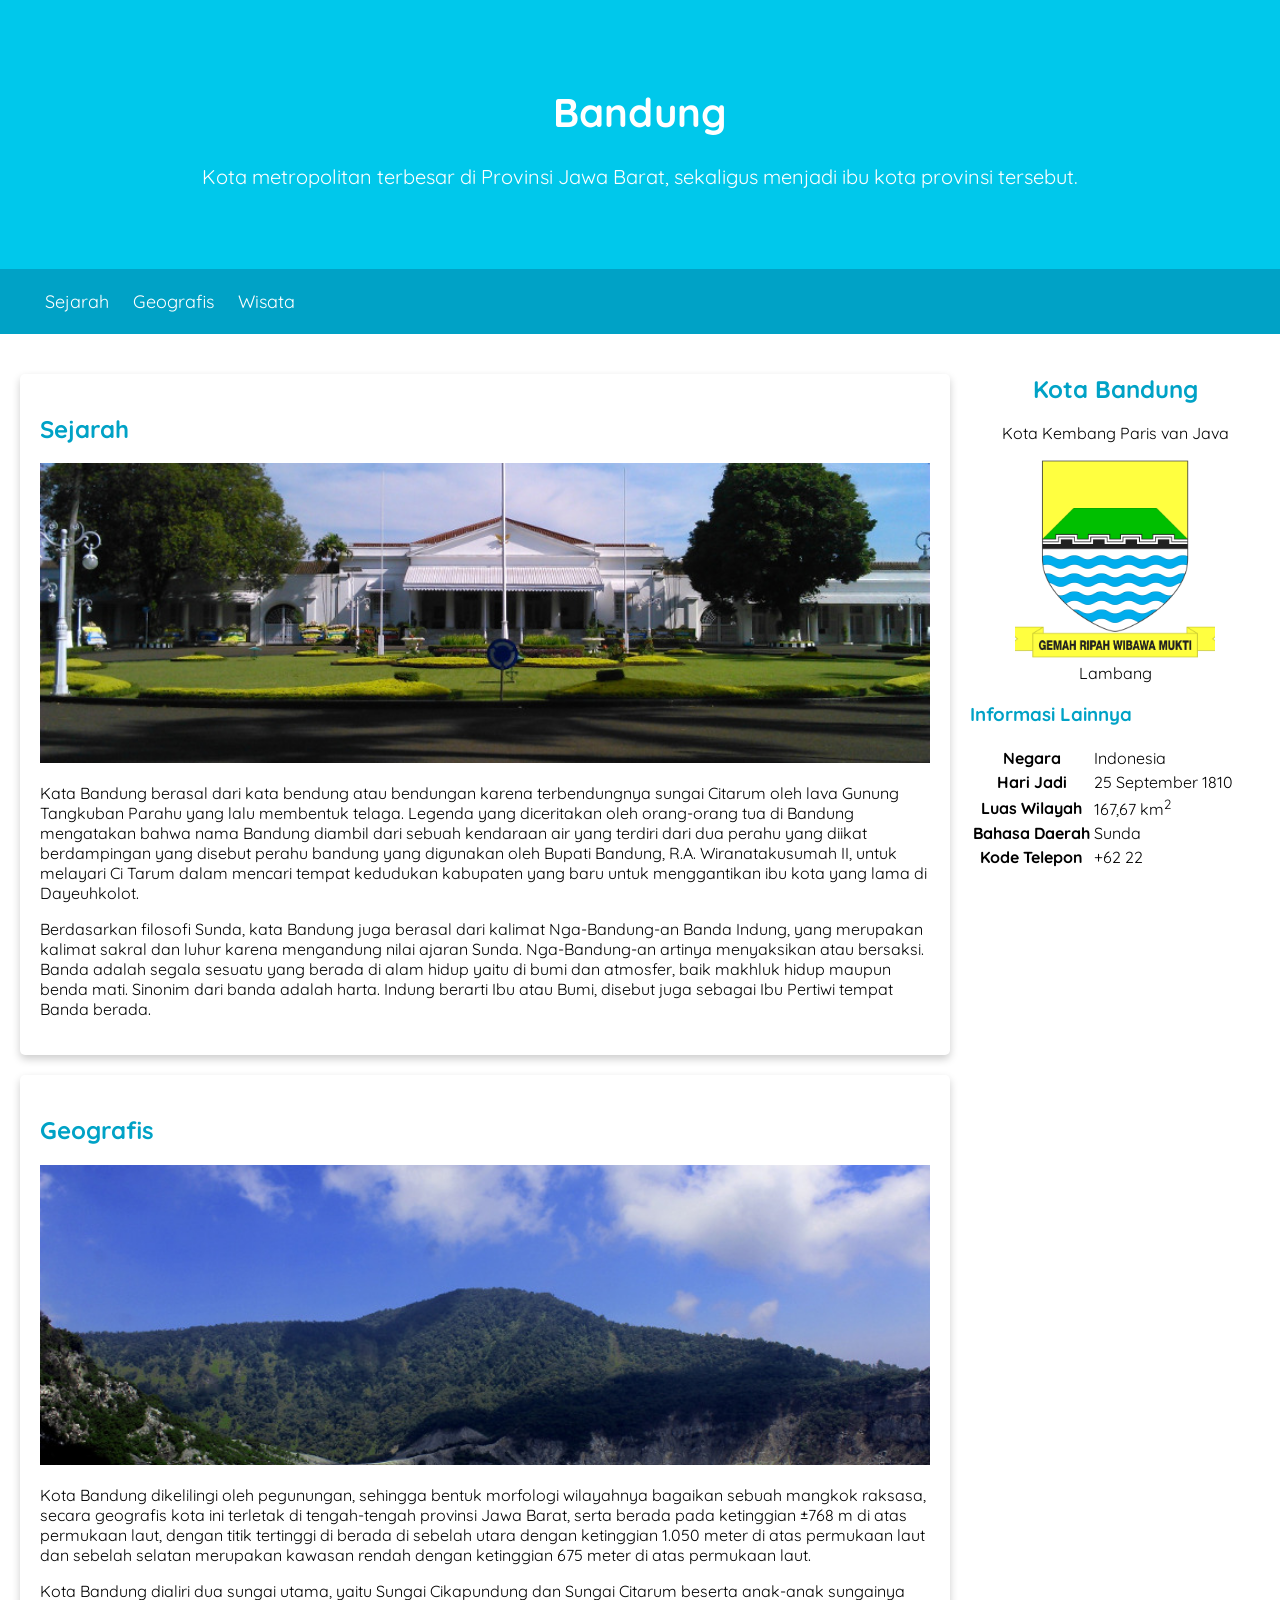
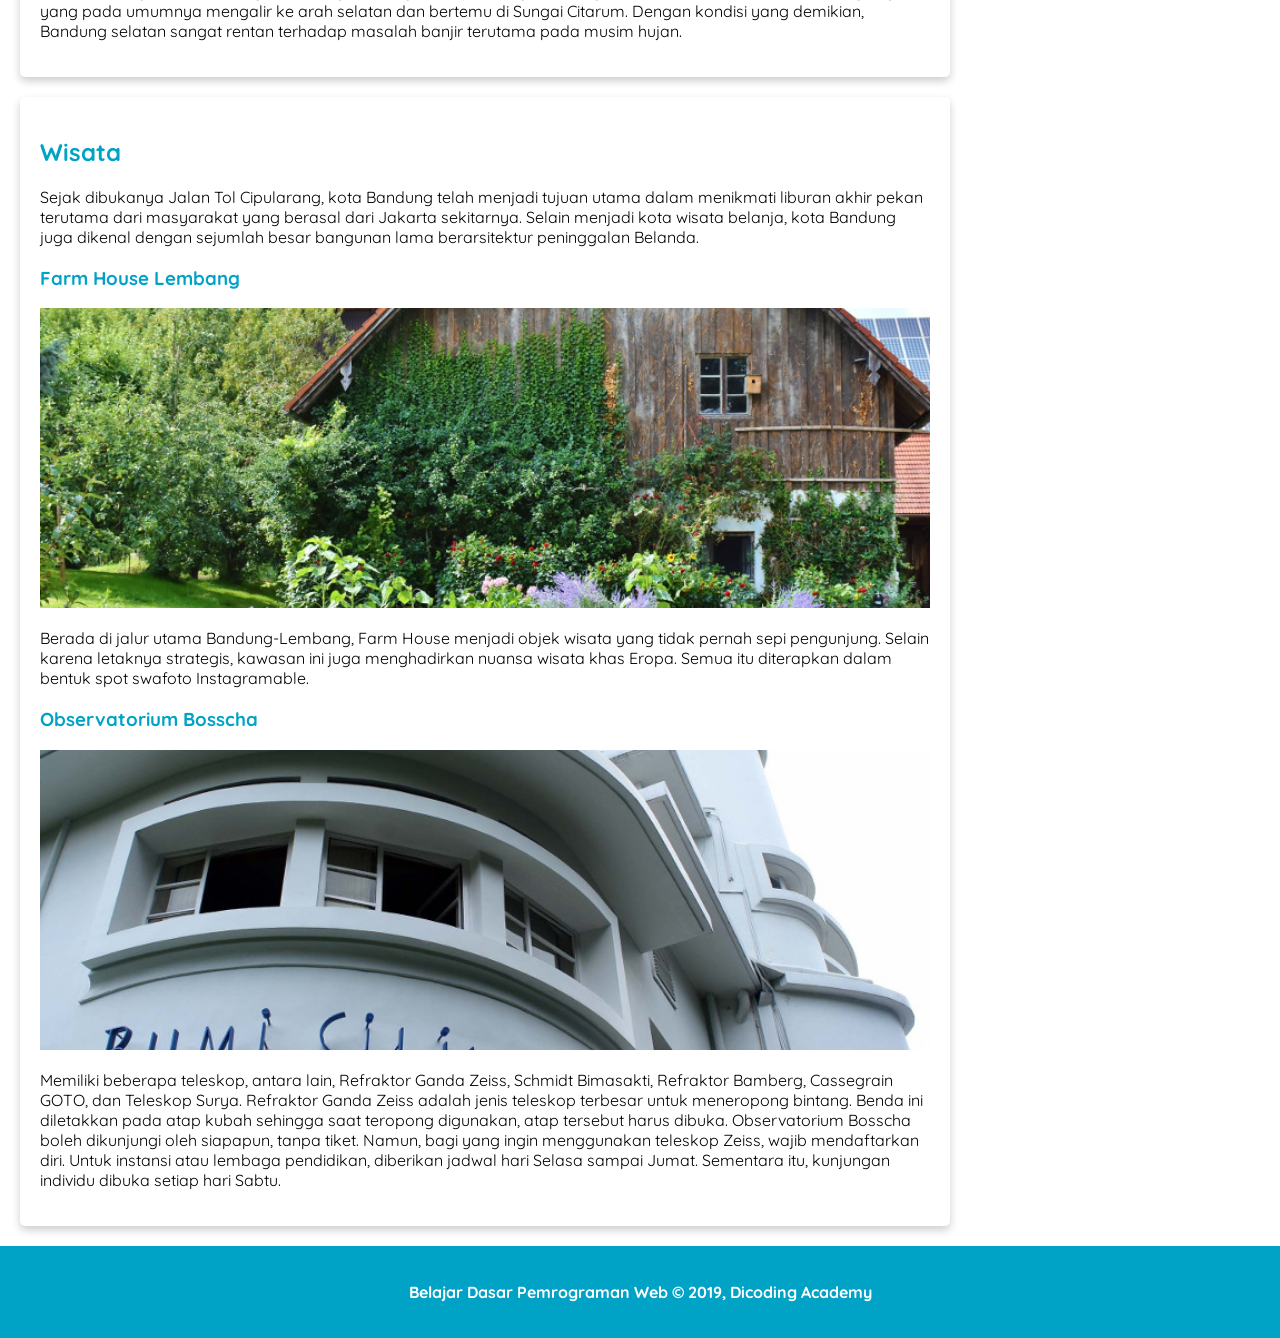
<file: 10-profile-page-float-content/index.html>
<!DOCTYPE html>
<html>
  <head>
    <meta charset="utf-8" />
    <meta name="viewport" content="width=device-width, initial-scale=1.0" />
    <title>Halaman Profil Bandung</title>

    <!-- My Own Styles -->
    <link rel="stylesheet" href="assets/styles/style.css">

    <!-- Google Fonts -->
    <link rel="preconnect" href="https://fonts.googleapis.com" />
    <link rel="preconnect" href="https://fonts.gstatic.com" crossorigin />
    <link
      href="https://fonts.googleapis.com/css2?family=Quicksand:wght@300..700&display=swap"
      rel="stylesheet"
    />
  </head>

  <body>
    <header>
      <div class="jumbotron">
        <h1>Bandung</h1>
        <p>
          Kota metropolitan terbesar di Provinsi Jawa Barat, sekaligus menjadi ibu kota provinsi
          tersebut.
        </p>
      </div>
      <nav>
        <ul>
          <li><a href="#sejarah">Sejarah</a></li>
          <li><a href="#geografis">Geografis</a></li>
          <li><a href="#wisata">Wisata</a></li>
        </ul>
      </nav>
    </header>
    
    <main>
      <div id="content">
        <article id="sejarah" class="card">
          <h2>Sejarah</h2>
          <img src="assets/image/history.jpg" alt="Sejarah" class="featured-image" />
          <p>
            Kata Bandung berasal dari kata bendung atau bendungan karena terbendungnya sungai Citarum oleh
            lava Gunung Tangkuban Parahu yang lalu membentuk telaga. Legenda yang diceritakan oleh
            orang-orang tua di Bandung mengatakan bahwa nama Bandung diambil dari sebuah kendaraan air
            yang terdiri dari dua perahu yang diikat berdampingan yang disebut perahu bandung yang
            digunakan oleh Bupati Bandung, R.A. Wiranatakusumah II, untuk melayari Ci Tarum dalam mencari
            tempat kedudukan kabupaten yang baru untuk menggantikan ibu kota yang lama di Dayeuhkolot.
          </p>

          <p>
            Berdasarkan filosofi Sunda, kata Bandung juga berasal dari kalimat Nga-Bandung-an Banda
            Indung, yang merupakan kalimat sakral dan luhur karena mengandung nilai ajaran Sunda.
            Nga-Bandung-an artinya menyaksikan atau bersaksi. Banda adalah segala sesuatu yang berada di
            alam hidup yaitu di bumi dan atmosfer, baik makhluk hidup maupun benda mati. Sinonim dari
            banda adalah harta. Indung berarti Ibu atau Bumi, disebut juga sebagai Ibu Pertiwi tempat
            Banda berada.
          </p>
        </article>
        
        <article id="geografis" class="card">
          <h2>Geografis</h2>
          <img src="assets/image/geography.jpg" alt="Geografis" class="featured-image" />
          <p>
            Kota Bandung dikelilingi oleh pegunungan, sehingga bentuk morfologi wilayahnya bagaikan sebuah
            mangkok raksasa, secara geografis kota ini terletak di tengah-tengah provinsi Jawa Barat,
            serta berada pada ketinggian ±768 m di atas permukaan laut, dengan titik tertinggi di berada
            di sebelah utara dengan ketinggian 1.050 meter di atas permukaan laut dan sebelah selatan
            merupakan kawasan rendah dengan ketinggian 675 meter di atas permukaan laut.
          </p>

          <p>
            Kota Bandung dialiri dua sungai utama, yaitu Sungai Cikapundung dan Sungai Citarum beserta
            anak-anak sungainya yang pada umumnya mengalir ke arah selatan dan bertemu di Sungai Citarum.
            Dengan kondisi yang demikian, Bandung selatan sangat rentan terhadap masalah banjir terutama
            pada musim hujan.
          </p>
        </article>
        
        <article id="wisata" class="card">
          <h2>Wisata</h2>
          <p>
            Sejak dibukanya Jalan Tol Cipularang, kota Bandung telah menjadi tujuan utama dalam menikmati
            liburan akhir pekan terutama dari masyarakat yang berasal dari Jakarta sekitarnya. Selain
            menjadi kota wisata belanja, kota Bandung juga dikenal dengan sejumlah besar bangunan lama
            berarsitektur peninggalan Belanda.
          </p>

          <section>
            <h3>Farm House Lembang</h3>
            <img src="assets/image/farm-house.jpg" alt="Farm House Lembang" class="featured-image"/>
            <p>
              Berada di jalur utama Bandung-Lembang, Farm House menjadi objek wisata yang tidak pernah sepi
              pengunjung. Selain karena letaknya strategis, kawasan ini juga menghadirkan nuansa wisata khas
              Eropa. Semua itu diterapkan dalam bentuk spot swafoto Instagramable.
            </p>
          </section>
          <section>
            <h3>Observatorium Bosscha</h3>
            <img src="assets/image/bosscha.jpg" alt="Observatorium Bosscha" class="featured-image"/>
            <p>
              Memiliki beberapa teleskop, antara lain, Refraktor Ganda Zeiss, Schmidt Bimasakti, Refraktor
              Bamberg, Cassegrain GOTO, dan Teleskop Surya. Refraktor Ganda Zeiss adalah jenis teleskop
              terbesar untuk meneropong bintang. Benda ini diletakkan pada atap kubah sehingga saat teropong
              digunakan, atap tersebut harus dibuka. Observatorium Bosscha boleh dikunjungi oleh siapapun,
              tanpa tiket. Namun, bagi yang ingin menggunakan teleskop Zeiss, wajib mendaftarkan diri. Untuk
              instansi atau lembaga pendidikan, diberikan jadwal hari Selasa sampai Jumat. Sementara itu,
              kunjungan individu dibuka setiap hari Sabtu.
            </p>
          </section>
        </article>
      </div>
      <aside>
        <article class="profile" class="card">
          <header>
            <h2>Kota Bandung</h2>
            <p>Kota Kembang Paris van Java</p>
            <figure>
              <img src="assets/image/bandung-badge.png" />
              <figcaption>Lambang</figcaption>
            </figure>
          </header>
          <section>
            <h3>Informasi Lainnya</h3>
            <table>
              <tr>
                <th>Negara</th>
                <td>Indonesia</td>
              </tr>
              <tr>
                <th>Hari Jadi</th>
                <td>25 September 1810</td>
              </tr>
              <tr>
                <th>Luas Wilayah</th>
                <td>167,67 km<sup>2</sup></td>
              </tr>
              <tr>
                <th>Bahasa Daerah</th>
                <td>Sunda</td>
              </tr>
              <tr>
                <th>Kode Telepon</th>
                <td>+62 22</td>
              </tr>
            </table>
          </section>
        </article>
      </aside>
    </main>
    
    <footer>
      <p>Belajar Dasar Pemrograman Web &#169; 2019, Dicoding Academy</p>
    </footer>
  </body>
</html>
</file>
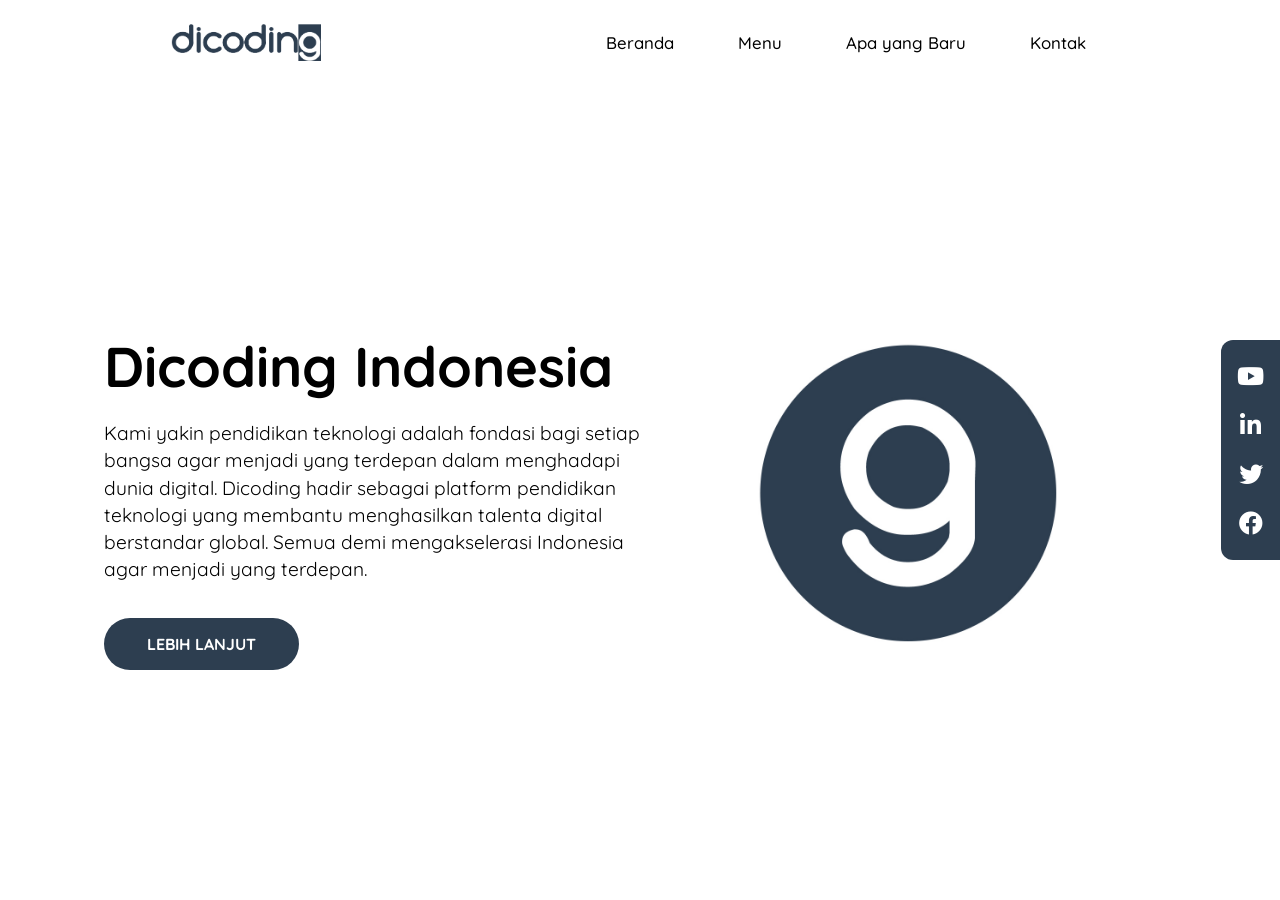
<file: dicoding-lending-page/index.html>
<html>
  <head>
    <meta charset="utf-8" />
    <meta name="viewport" content="width=device-width, initial-scale=1.0" />
    <title>Landing Page Dicoding</title>
 
    <!-- My Own CSS -->
    <link rel="stylesheet" href="css/app.css" />

    <!-- Google Fonts -->
    <link rel="preconnect" href="https://fonts.googleapis.com">
    <link rel="preconnect" href="https://fonts.gstatic.com" crossorigin>
    <link
      href="https://fonts.googleapis.com/css2?family=Quicksand:wght@300..700&display=swap"
      rel="stylesheet"
    >

    <!-- Font Awesome 5.15.4 -->
    <link
        rel="stylesheet"
        href="https://cdnjs.cloudflare.com/ajax/libs/font-awesome/5.15.4/css/all.min.css"
        integrity="sha512-1ycn6IcaQQ40/MKBW2W4Rhis/DbILU74C1vSrLJxCq57o941Ym01SwNsOMqvEBFlcgUa6xLiPY/NS5R+E6ztJQ=="
        crossorigin="anonymous"
        referrerpolicy="no-referrer"
    >
  </head>
  <body>
    <header class="navbar-container">
      <div class="logo">
        <img src="img/dicoding-header-logo.png" alt="Dicoding Indonesia">
      </div>
      <nav class="nav-list">
        <ul>
          <li><a href="#">Beranda</a></li>
          <li><a href="#">Menu</a></li>
          <li><a href="#">Apa yang Baru</a></li>
          <li><a href="#">Kontak</a></li>
        </ul>
      </nav>
    </header>
    <main>
      <div class="content">
        <div class="content-description">
          <h1 class="title">Dicoding Indonesia</h1>
          <p>
            Kami yakin pendidikan teknologi adalah fondasi bagi setiap bangsa agar menjadi yang
            terdepan dalam menghadapi dunia digital. Dicoding hadir sebagai platform pendidikan
            teknologi yang membantu menghasilkan talenta digital berstandar global. Semua demi
            mengakselerasi Indonesia agar menjadi yang terdepan.
          </p>
          <button>Lebih lanjut</button>
        </div>
        <div class="content-image">
          <img src="img/circle-g.jpg" alt="Dicoding Indonesia" />
        </div>
      </div>
      <aside>
        <div class="social-media">
          <ul>
            <li><a href="#"><i class="fab fa-youtube"></i></a></li>
            <li><a href="#"><i class="fab fa-linkedin-in"></i></a></li>
            <li><a href="#"><i class="fab fa-twitter"></i></a></li>
            <li><a href="#"><i class="fab fa-facebook"></i></a></li>
          </ul>
        </div>
      </aside>
    </main>
  </body>
</html>
</file>
<file: 06-profile-page-basic-style/assets/styles/style.css>
body {
  font-family: sans-serif;
}
 
h2, h3 {
  color: #00a2c6;
}
 
footer {
  padding: 20px;
  color: white;
  background-color: #00a2c6;
}
</file>
<file: 07-profile-page-font-style/assets/styles/style.css>
body {
  font-family: 'Quicksand', sans-serif;
}
 
h2,
h3 {
  color: #00a2c6;
}
 
footer {
  padding: 20px;
  color: white;
  background-color: #00a2c6;
  text-align: center;
  font-weight: bold;
}
 
nav a {
  font-size: 18px;
  font-weight: 400;
  text-decoration: none;
}
 
nav a:hover {
  font-weight: bold;
}
 
.profile header {
  text-align: center;
}
</file>
<file: 08-profile-page-box-model/assets/styles/style.css>
body {
  font-family: 'Quicksand', sans-serif;
}
 
h2,
h3 {
  color: #00a2c6;
}
 
footer {
  padding: 20px;
  color: white;
  background-color: #00a2c6;
  text-align: center;
  font-weight: bold;
}
 
nav a {
  font-size: 18px;
  font-weight: 400;
  text-decoration: none;
}
 
nav a:hover {
  font-weight: bold;
}
 
.profile header {
  text-align: center;
}

.featured-image {
  width: 100%;
  max-height: 300px;
  object-fit: cover;
  object-position: center;
}

.profile img {
  width: 200px;
  height: 200px;
  object-fit: cover;
  object-position: center;
}

.card {
  box-shadow: 0 4px 8px 0 rgba(0, 0, 0, 0.2);
  border-radius: 5px;

  padding: 20px;
  margin-top: 20px;
}
</file>
<file: 09-profile-page-jumbotron-navigasi/assets/styles/style.css>
body {
  font-family: 'Quicksand', sans-serif;
}
 
h2,
h3 {
  color: #00a2c6;
}
 
footer {
  padding: 20px;
  color: white;
  background-color: #00a2c6;
  text-align: center;
  font-weight: bold;
}
 
nav a {
  font-size: 18px;
  font-weight: 400;
  text-decoration: none;

  color: white;
}

main {
  padding: 20px;
}
 
nav a:hover {
  font-weight: bold;
}
 
.profile header {
  text-align: center;
}

.featured-image {
  width: 100%;
  max-height: 300px;
  object-fit: cover;
  object-position: center;
}

.profile img {
  width: 200px;
  height: 200px;
  object-fit: cover;
  object-position: center;
}

.card {
  box-shadow: 0 4px 8px 0 rgba(0, 0, 0, 0.2);
  border-radius: 5px;

  padding: 20px;
  margin-top: 20px;
}

.jumbotron {
  font-size: 20px;
  padding: 60px;
  background-color: #00c8eb;
  text-align: center;
  color: white;
}

nav li {
  display: inline;
  list-style-type: none;
  margin-right: 20px;
}

nav {
  background-color: #00a2c6;
  padding: 5px;
}
</file>
<file: 10-profile-page-float-content/assets/styles/style.css>
*{
  box-sizing: border-box;
}

body {
  font-family: 'Quicksand', sans-serif;
  margin: 0;
  padding: 0;
}
 
h2,
h3 {
  color: #00a2c6;
}
 
footer {
  padding: 20px;
  color: white;
  background-color: #00a2c6;
  text-align: center;
  font-weight: bold;
}
 
nav a {
  font-size: 18px;
  font-weight: 400;
  text-decoration: none;

  color: white;
}

main {
  padding: 20px;

  overflow: auto;
}

#content {
  float: left;
  width: 75%;
}

aside {
  float: right;
  width: 25%;

  padding-left: 20px;
}

header {
  display: inline;
}

@media screen and (max-width: 1000px) {
  #content,
  aside {
    float: none;
    width: 100%;
    padding: 0;
  }
}
 
nav a:hover {
  font-weight: bold;
}
 
.profile header {
  text-align: center;
}

.featured-image {
  width: 100%;
  max-height: 300px;
  object-fit: cover;
  object-position: center;
}

.profile img {
  width: 200px;
  height: 200px;
  object-fit: cover;
  object-position: center;
}

.card {
  box-shadow: 0 4px 8px 0 rgba(0, 0, 0, 0.2);
  border-radius: 5px;

  padding: 20px;
  margin-top: 20px;
}

.jumbotron {
  font-size: 20px;
  padding: 60px;
  background-color: #00c8eb;
  text-align: center;
  color: white;
}

nav li {
  display: inline;
  list-style-type: none;
  margin-right: 20px;
}

nav {
  background-color: #00a2c6;
  padding: 5px;

  position: sticky;
  top: 0;
}
</file>
<file: dicoding-lending-page/css/app.css>
*,
*::before,
*::after {
  box-sizing: border-box;
}

body {
  font-family: 'Quicksand', sans-serif;
  height: 100vh;
  margin: 0;
  display: flex;
  flex-direction: column;
}

header.navbar-container {
  width: 100%;
  max-width: 1200px;
  padding-block: 1rem;
  margin-inline: auto;
  display: flex;
  justify-content: space-around;
  align-items: center;
  z-index: 9999;
}

header.navbar-container .logo img {
  width: 150px;
}

header.navbar-container .nav-list ul {
  padding-left: 0;
  display: flex;
  justify-content: center;
  gap: 2rem 1rem;
}

header.navbar-container .nav-list li {
  list-style-type: none;
}

header.navbar-container .nav-list li a {
  padding: 0.5rem 1.5rem;
  border-radius: 999px;
  text-decoration: none;
  font-size: 1.05rem;
  font-weight: 500;
  color: black;
  transition: all 0.2s ease-in-out;
}

header.navbar-container .nav-list li:hover a {
  background-color: #425c77;
  color: white;
}

main {
  flex: 1;
  width: 100%;
  max-width: 1200px;
  margin-inline: auto;
  padding: 2rem 4rem;
  display: flex;
  align-items: center;
}

main .content {
  flex: 1;
  display: flex;
  align-items: center;
}
main .content .content-description {
  flex: 1 1;
}
main .content .content-description .title {
  margin-block: 1rem;
  font-size: 3.5rem;
}
main .content .content-description p {
  font-size: 1.2rem;
  line-height: 1.7rem;
}
main .content .content-description button {
  padding: 0.8rem 2.5rem;
  border: 3px solid transparent;
  border-radius: 999px;
  margin-block-start: 1rem;
  background-color: #2d3e50;
  font-family: 'Quicksand', sans-serif;
  text-transform: uppercase;
  font-size: 1rem;
  font-weight: 700;
  color: white;
  cursor: pointer;
  transition: all 0.15s ease-in;
}
main .content .content-description button:hover {
  border: 3px solid #2d3e50;
  background-color: transparent;
  color: #2d3e50;
}
main .content .content-image {
  flex: 1;
  display: flex;
}
main .content .content-image img {
  width: 300px;
  min-width: 250px;
  margin: auto;
}

main aside {
  position: fixed;
  inset-block: 0;
  inset-inline-end: 0;
}
main aside .social-media {
  height: 100%;
  display: flex;
}
main aside .social-media ul {
  padding: 1.5rem 1rem;
  border-top-left-radius: 12px;
  border-bottom-left-radius: 12px;
  margin: auto;
  background-color: #2d3e50;
  display: flex;
  flex-flow: column nowrap;
  align-items: center;
  justify-content: center;
  gap: 1.5rem;
}
main aside .social-media li {
  list-style-type: none;
}

main aside .social-media li a {
  text-decoration: none;
  font-size: 1.5rem;
  color: white;
  transition: all 0.1s ease-in-out;
}
main aside .social-media li a:hover {
  color: #89b0d9;
}

/* Medium devices (768px dan di bawahnya) */
@media screen and (max-width: 768px) {
  header.navbar-container {
    flex-direction: column;
  }

  header.navbar-container .nav-list ul {
    flex-wrap: wrap;
    column-gap: 0.5rem;
  }

  main {
    padding: 1rem 3rem;
  }

  main .content {
    flex-direction: column;
    gap: 2rem;
  }

  main .content .content-description .title {
    font-size: 3rem;
  }

  main .content .content-description p {
    font-size: 1rem;
  }
  
  main .content .content-image {
    order: -1;
  }
}
</file>
